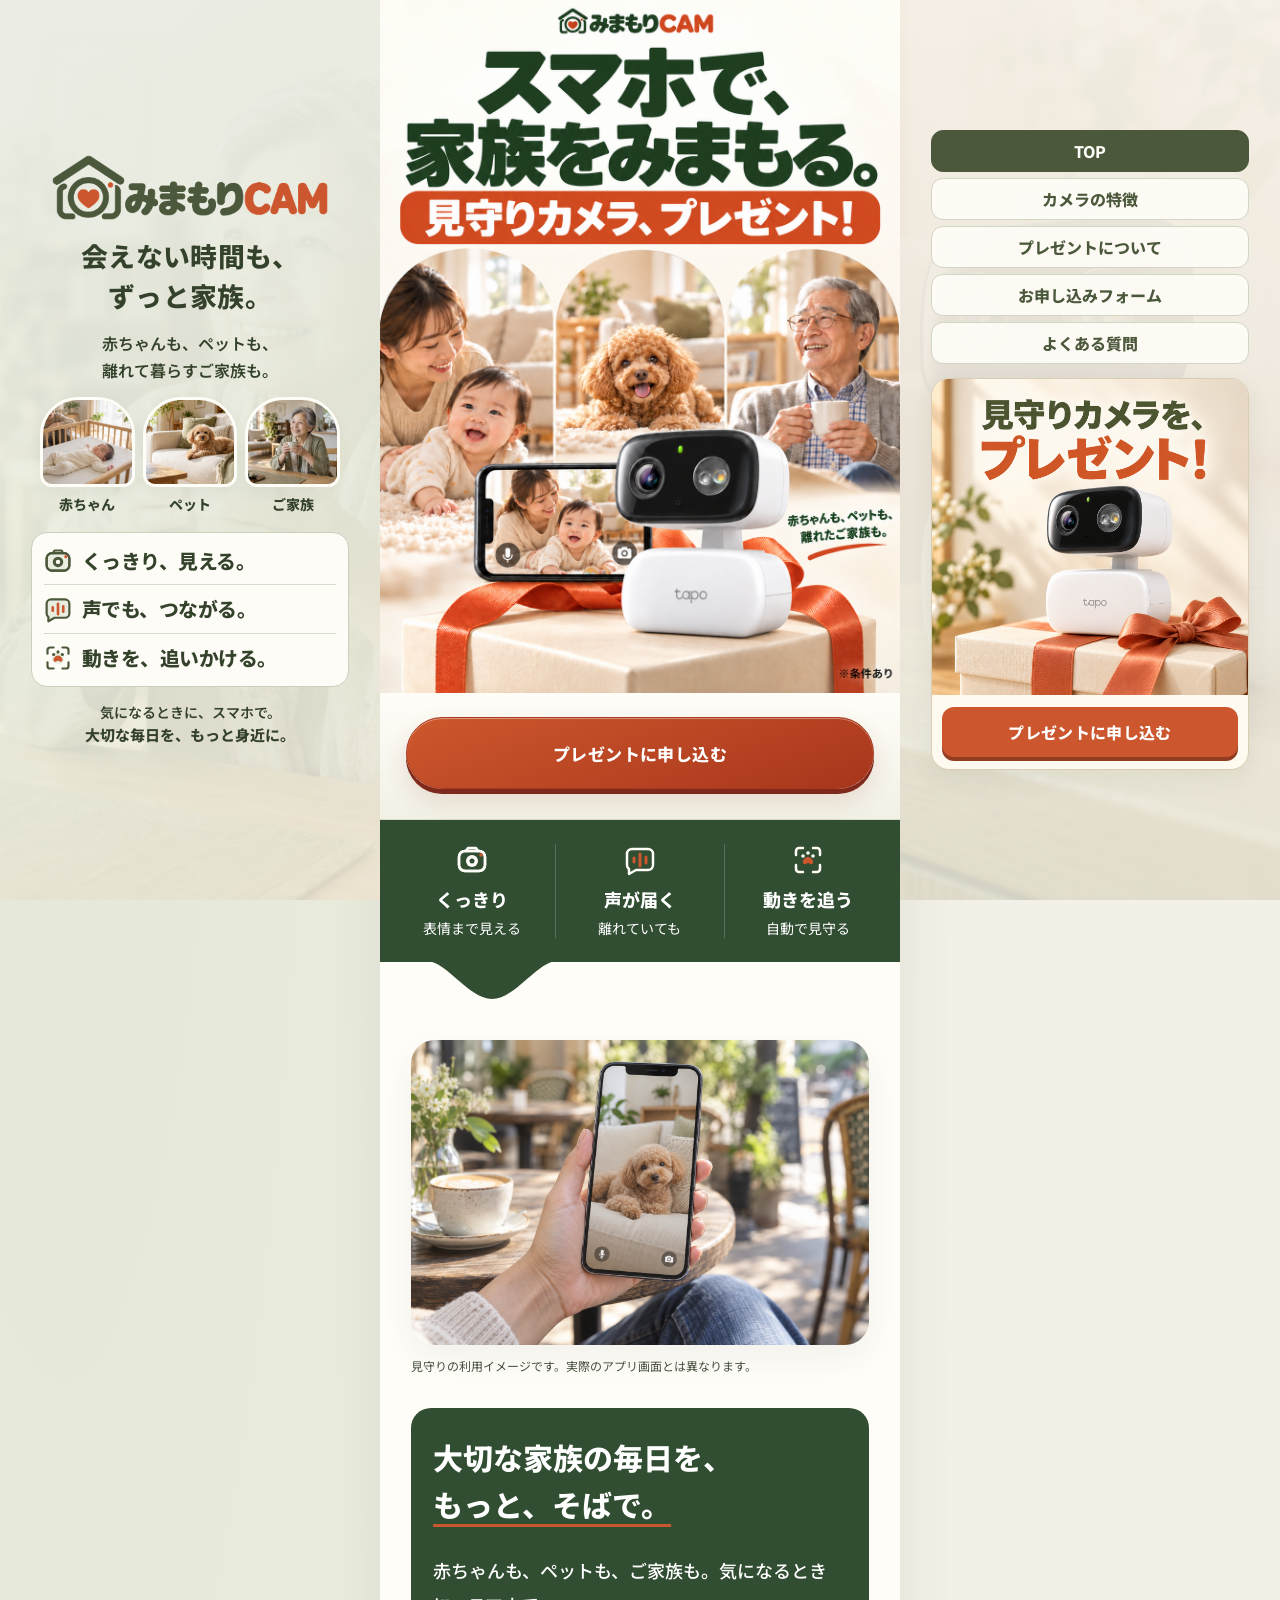
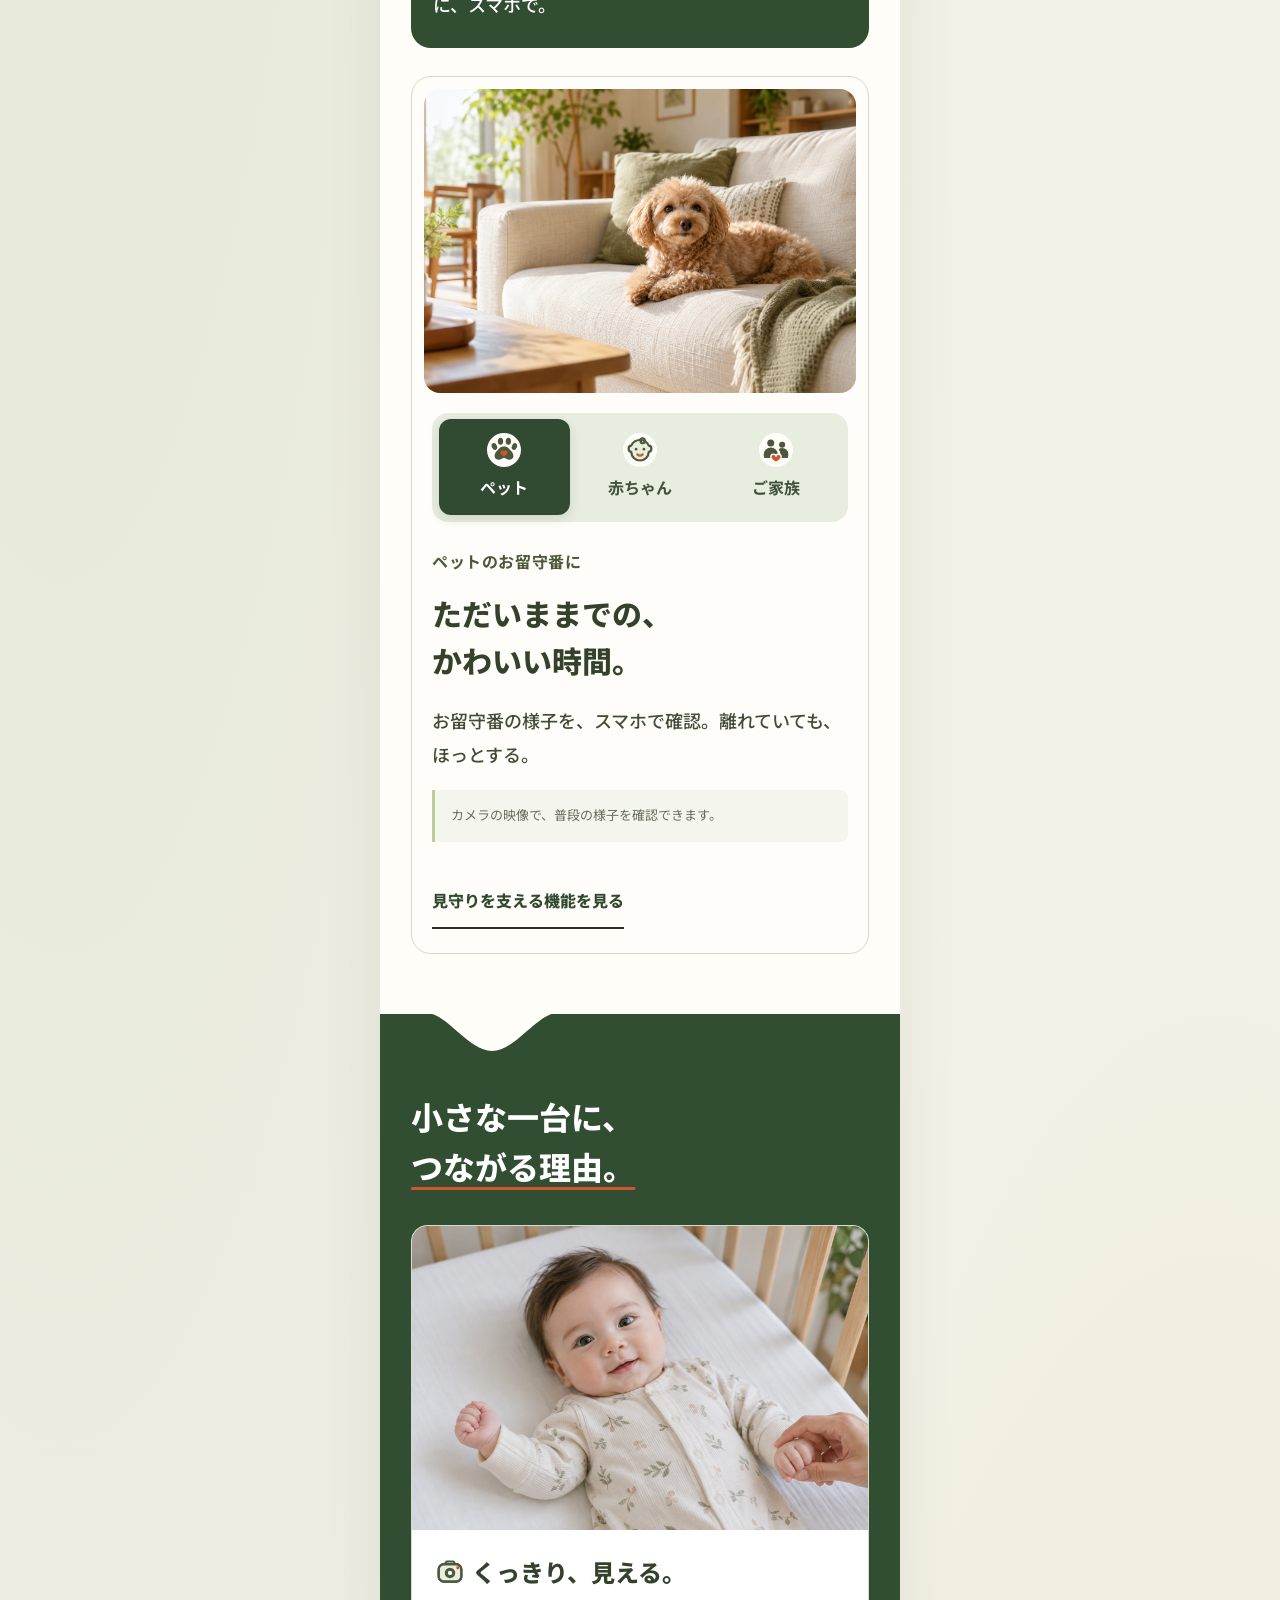
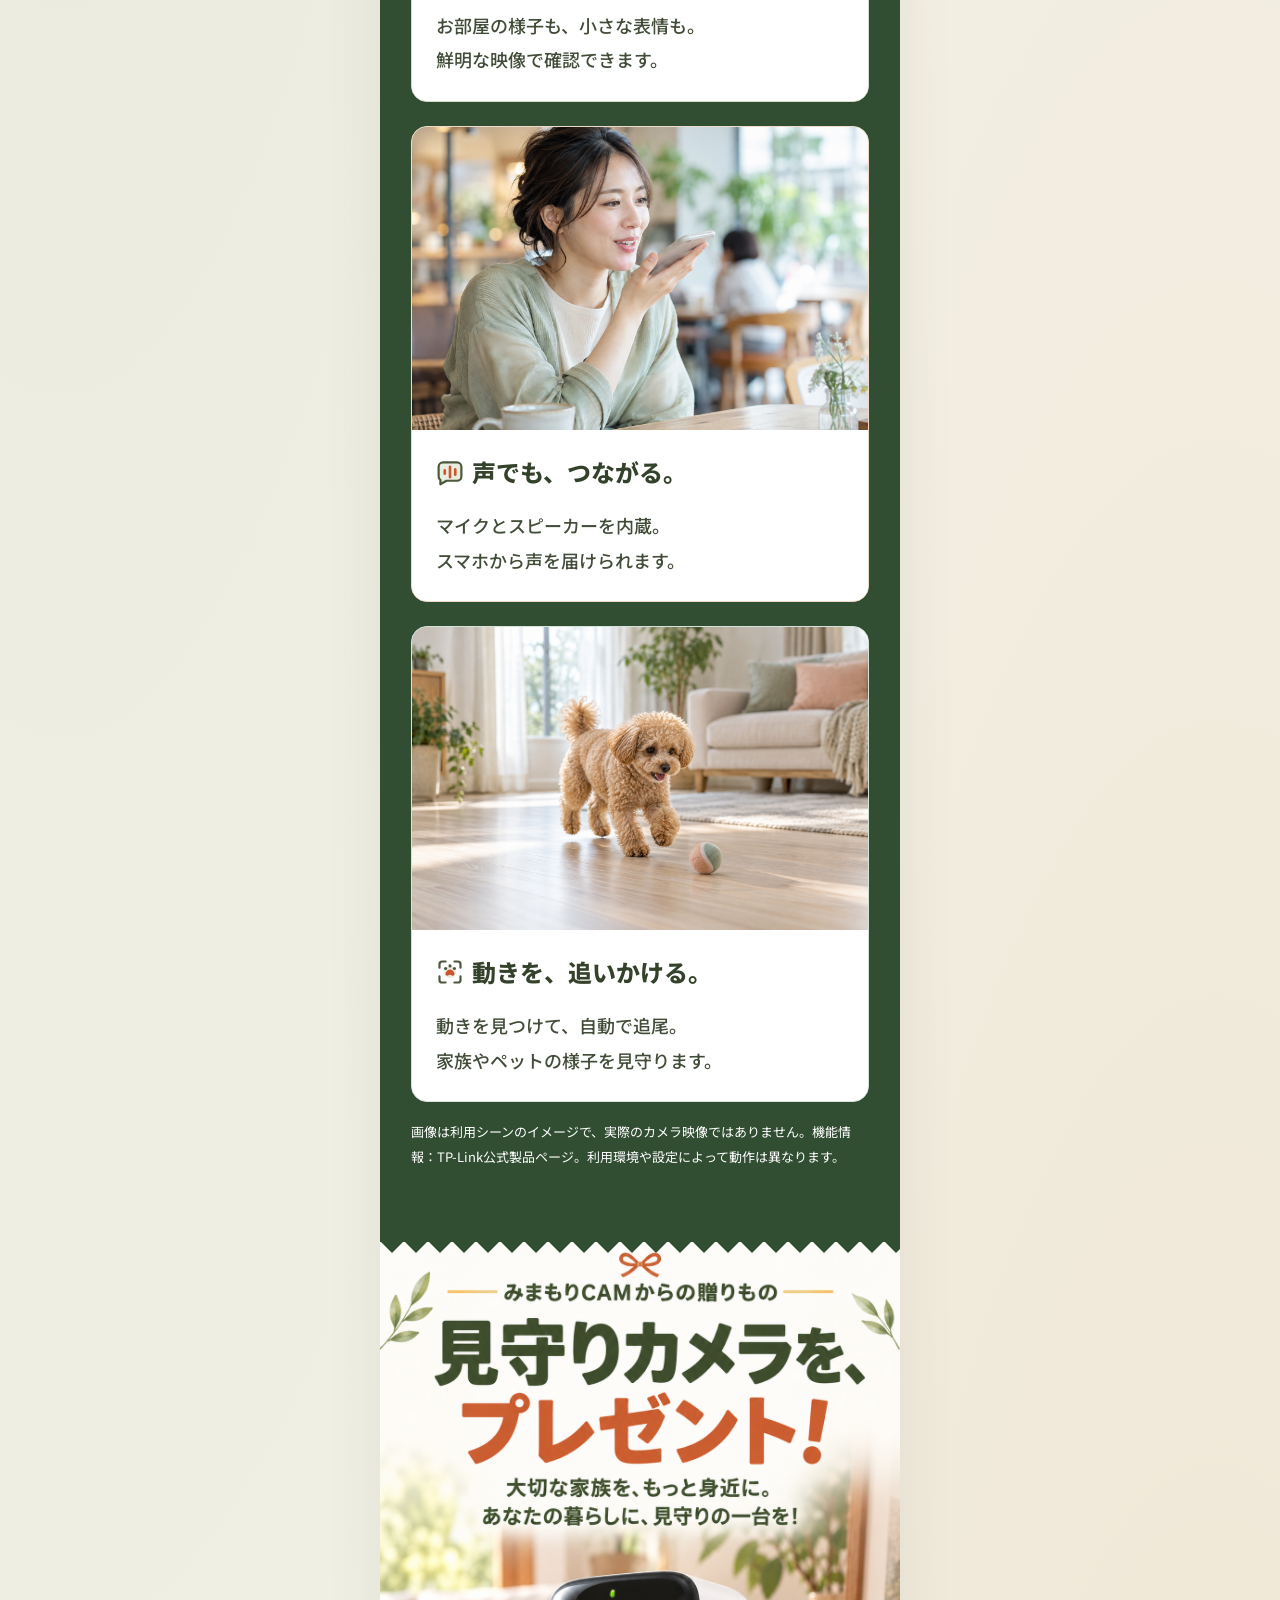
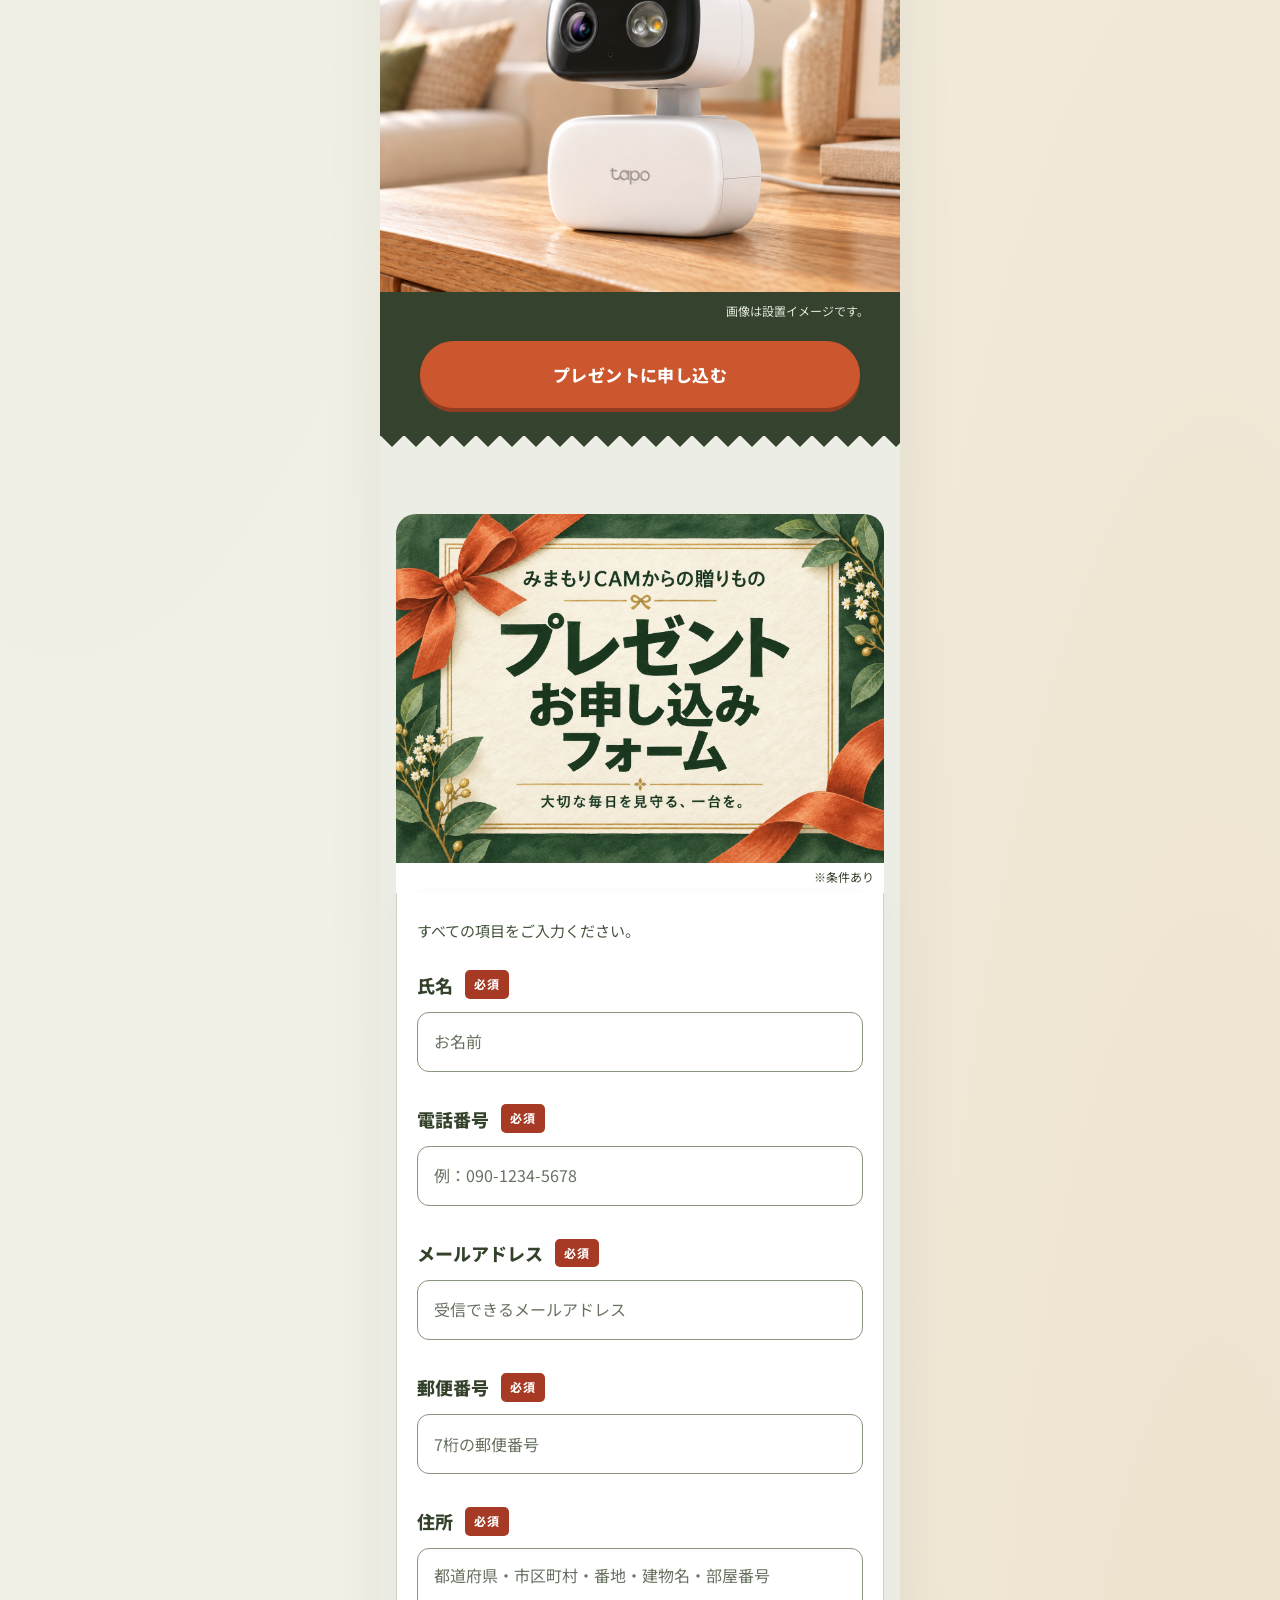
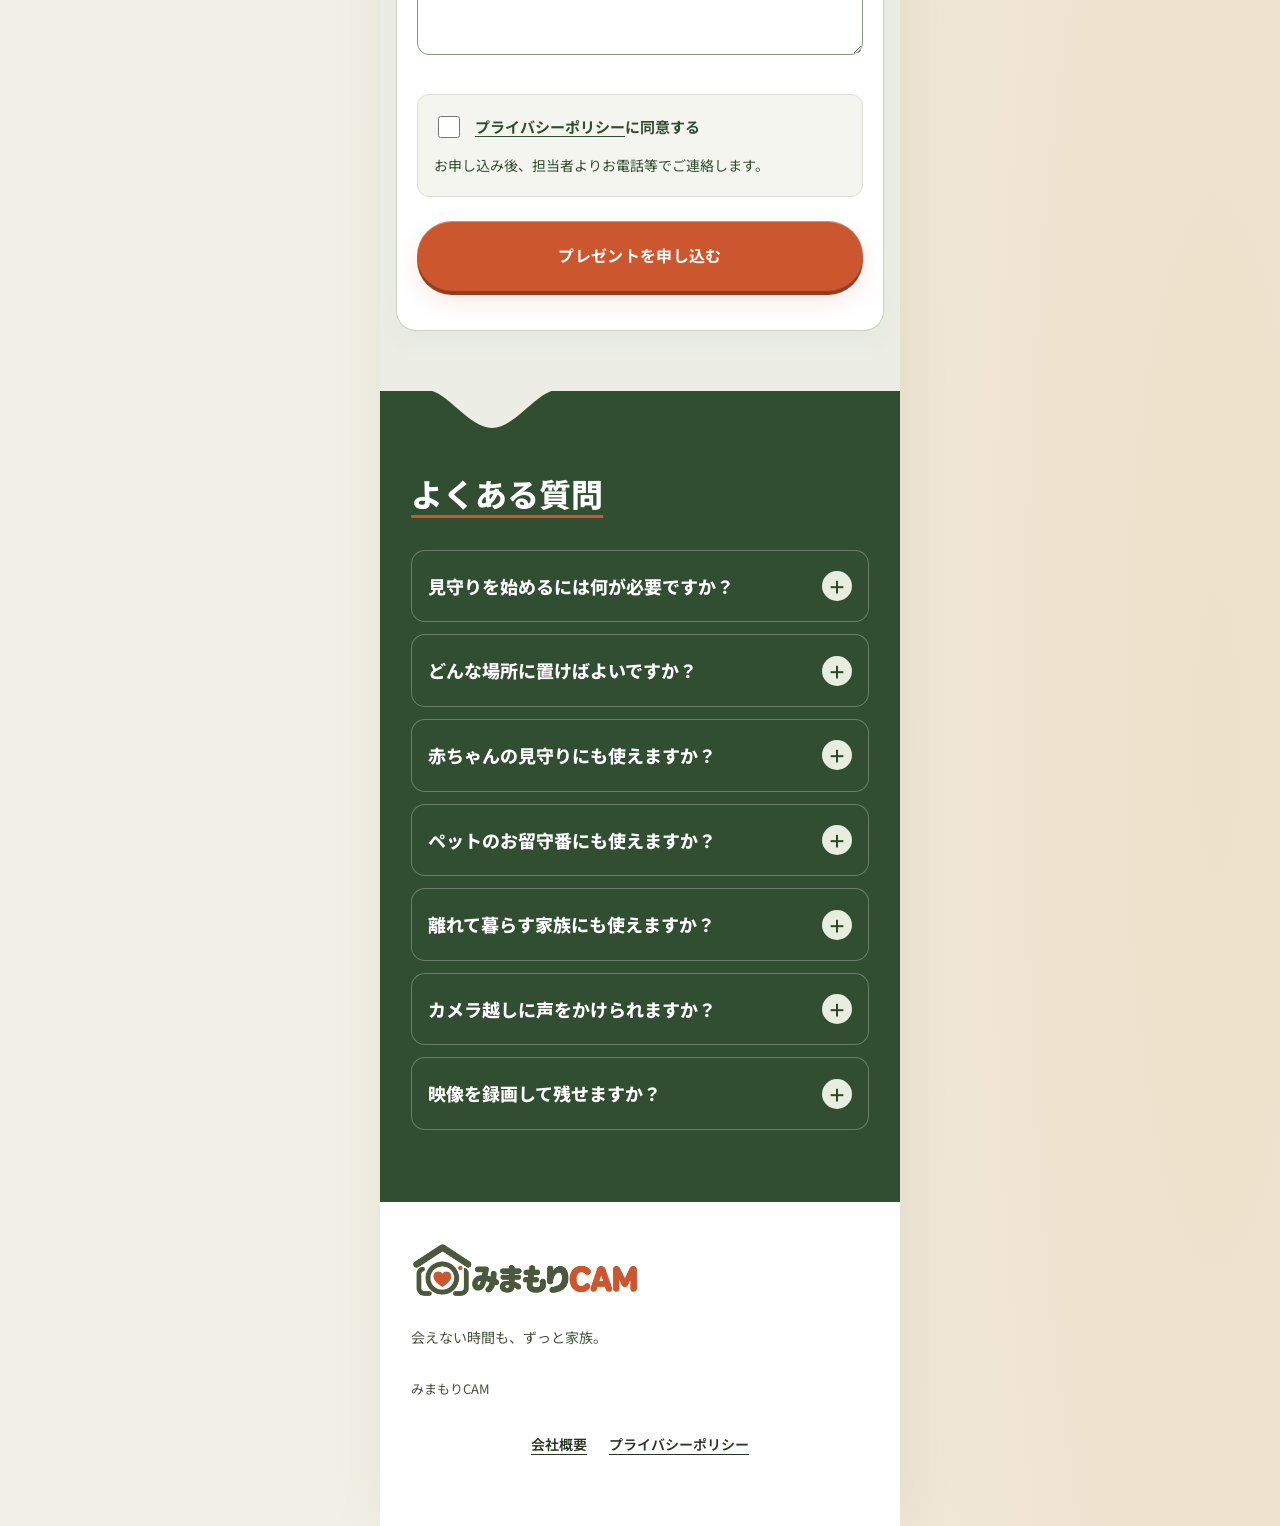
<file: index.html>
<!doctype html>
<html lang="ja"><head>
<!-- Google Tag Manager -->
<script>(function(w,d,s,l,i){w[l]=w[l]||[];w[l].push({'gtm.start':
new Date().getTime(),event:'gtm.js'});var f=d.getElementsByTagName(s)[0],
j=d.createElement(s),dl=l!='dataLayer'?'&l='+l:'';j.async=true;j.src=
'https://www.googletagmanager.com/gtm.js?id='+i+dl;f.parentNode.insertBefore(j,f);
})(window,document,'script','dataLayer','GTM-N3RCKG38');</script>
<!-- End Google Tag Manager -->
<meta charset="utf-8"><meta name="viewport" content="width=device-width,initial-scale=1"><title>みまもりCAM — 見守りカメラプレゼント企画</title><meta name="description" content="赤ちゃんも、ペットも、離れて暮らすご家族も。会えない時間も、ずっと家族。Tapo C206見守りカメラプレゼント企画。"><link rel="icon" href="data:image/svg+xml,%3Csvg xmlns='http://www.w3.org/2000/svg' viewBox='0 0 40 40'%3E%3Crect width='40' height='40' rx='12' fill='%2337402c'/%3E%3Ccircle cx='20' cy='20' r='11' fill='%23e4edbd'/%3E%3Ccircle cx='20' cy='20' r='5' fill='%2337402c'/%3E%3C/svg%3E"><link rel="stylesheet" href="assets/css/style.css"><link rel="stylesheet" href="assets/css/hero.css"><link rel="stylesheet" href="assets/css/readability.css"><link rel="stylesheet" href="assets/css/rich.css"><link rel="stylesheet" href="assets/css/application.css"><link rel="stylesheet" href="assets/css/polish.css"><link rel="stylesheet" href="assets/css/brand-logo.css"><link rel="stylesheet" href="assets/css/natural-type.css?v=20"><link rel="stylesheet" href="assets/css/content-contrast.css"><link rel="stylesheet" href="assets/css/gift-emphasis.css?v=23"><link rel="stylesheet" href="assets/css/gift-integrated.css"><link rel="stylesheet" href="assets/css/side-layout.css?v=39"><link rel="stylesheet" href="assets/css/central-type.css?v=29"><link rel="stylesheet" href="assets/css/mobile-menu.css"><link rel="stylesheet" href="assets/css/rounded-flow.css"><link rel="stylesheet" href="assets/css/ticket-green.css"><link rel="stylesheet" href="assets/css/heading-accents.css?v=38"><link rel="stylesheet" href="assets/css/gift-condition-note.css"><link rel="stylesheet" href="assets/css/faq-dark.css?v=41"><link rel="stylesheet" href="assets/css/form-live.css"></head>
<body>
<!-- Google Tag Manager (noscript) -->
<noscript><iframe src="https://www.googletagmanager.com/ns.html?id=GTM-N3RCKG38" height="0" width="0" style="display:none;visibility:hidden"></iframe></noscript>
<!-- End Google Tag Manager (noscript) -->
<a class="skip" href="#main">本文へ</a><aside class="desktop-rail rail-brand" aria-label="みまもりCAMのご案内">
<a class="rail-logo" href="#main"><img src="assets/mimamori-logo.png" alt="みまもりCAM" width="1679" height="414"></a>
<p class="rail-catch">会えない時間も、<br>ずっと家族。</p>
<p class="rail-intro">赤ちゃんも、ペットも、<br>離れて暮らすご家族も。</p>
<div class="rail-scenes" aria-label="見守りの利用シーン">
<figure><img src="assets/baby.png" alt="保護者のそばで眠る赤ちゃん" width="1536" height="1024" loading="lazy"><figcaption>赤ちゃん</figcaption></figure>
<figure><img src="assets/pet.png" alt="くつろぐペット" width="1536" height="1024" loading="lazy"><figcaption>ペット</figcaption></figure>
<figure><img src="assets/family.png" alt="自宅で過ごすご家族" width="1536" height="1024" loading="lazy"><figcaption>ご家族</figcaption></figure>
</div><div class="rail-benefits"><p><img src="assets/icons-refined/icon-video.svg" alt="" width="28" height="28"><span>くっきり、見える。</span></p><p><img src="assets/icons-refined/icon-audio-lines.svg" alt="" width="28" height="28"><span>声でも、つながる。</span></p><p><img src="assets/icons-refined/icon-scan-line.svg" alt="" width="28" height="28"><span>動きを、追いかける。</span></p></div>
<p class="rail-message">気になるときに、スマホで。<br><strong>大切な毎日を、もっと身近に。</strong></p>
</aside>
<aside class="desktop-rail rail-menu" aria-label="ページ内のご案内">
<nav class="rail-nav" aria-label="ページ内メニュー"><a href="#main">TOP</a><a href="#camera">カメラの特徴</a><a href="#gift">プレゼントについて</a><a href="#apply">お申し込みフォーム</a><a href="#faq">よくある質問</a></nav>
<div class="rail-gift"><img class="rail-gift-art" src="assets/rail-gift-integrated-v1.png" alt="見守りカメラを、プレゼント！ リボンを掛けたギフトボックスに置かれたカメラのイメージ。" width="1254" height="1254"><a class="button" href="#apply">プレゼントに申し込む</a></div>
</aside><div class="lp-column"><header><a class="brand brand-image" href="#" aria-label="みまもりCAM ホーム"><img src="assets/mimamori-logo.png" alt="みまもりCAM" width="1679" height="414"></a><nav aria-label="メインナビゲーション"><a href="#moments">見守る暮らし</a><a href="#camera">カメラについて</a><a class="small-cta" href="#apply">お申し込み</a></nav><details class="header-menu"><summary aria-label="メニューを開く"><i aria-hidden="true"></i><i aria-hidden="true"></i><i aria-hidden="true"></i></summary><nav aria-label="スマホ用ページ内メニュー"><a href="#main">TOP</a><a href="#moments">見守る暮らし</a><a href="#camera">カメラの特徴</a><a href="#gift">プレゼントについて</a><a href="#apply">お申し込みフォーム</a><a href="#faq">よくある質問</a></nav></details></header>
<main id="main"><section class="hero-image" aria-label="みまもりCAM プレゼント企画"><h1 class="sr-only">スマホで、家族をみまもる。見守りカメラ、プレゼント！</h1><picture><img src="assets/a-fv-arch-phone-v2.png" alt="みまもりCAM。スマホで、家族をみまもる。見守りカメラ、プレゼント！赤ちゃんも、ペットも、離れたご家族も。カメラと、その後ろに置かれたスマホのイメージ。※条件あり" width="1086" height="1448" fetchpriority="high"></picture></section><div class="hero-action"><a class="button" href="#apply">プレゼントに申し込む</a></div>
<div class="benefit-strip"><span><img class="ui-icon " src="assets/icons-refined/icon-video-on-dark.svg" alt="" width="24" height="24" aria-hidden="true"><strong>くっきり</strong><small>表情まで見える</small></span><span><img class="ui-icon " src="assets/icons-refined/icon-audio-lines-on-dark.svg" alt="" width="24" height="24" aria-hidden="true"><strong>声が届く</strong><small>離れていても</small></span><span><img class="ui-icon " src="assets/icons-refined/icon-scan-line-on-dark.svg" alt="" width="24" height="24" aria-hidden="true"><strong>動きを追う</strong><small>自動で見守る</small></span></div>
<section class="moments section" id="moments"><figure class="lifestyle-art"><img src="assets/phone-monitoring.png" alt="外出先でスマートフォンから自宅のペットの様子を確認するイメージ" width="1536" height="1024" loading="lazy"><figcaption>見守りの利用イメージです。実際のアプリ画面とは異なります。</figcaption></figure><div class="section-heading"><div><h2><span class="heading-line">大切な家族の毎日を、</span><span class="heading-line">もっと、そばで。</span></h2></div><p>赤ちゃんも、ペットも、ご家族も。<br>気になるときに、スマホで。</p></div><div class="scene-layout"><div class="scene-photo"><img id="scene-image" src="assets/pet.png" alt="ソファでくつろぐ犬" width="1536" height="1024" loading="lazy"></div><div class="scene-content"><div class="tabs" role="tablist" aria-label="見守りシーン"><button id="tab-pet" role="tab" aria-selected="true" aria-controls="scene-panel" data-scene="pet"><img class="ui-icon " src="assets/icons-refined/icon-paw-print.svg" alt="" width="24" height="24" aria-hidden="true">ペット</button><button id="tab-baby" role="tab" aria-selected="false" aria-controls="scene-panel" tabindex="-1" data-scene="baby"><img class="ui-icon " src="assets/icons-refined/icon-baby.svg" alt="" width="24" height="24" aria-hidden="true">赤ちゃん</button><button id="tab-family" role="tab" aria-selected="false" aria-controls="scene-panel" tabindex="-1" data-scene="family"><img class="ui-icon " src="assets/icons-refined/icon-heart.svg" alt="" width="24" height="24" aria-hidden="true">ご家族</button></div><div id="scene-panel" role="tabpanel" aria-labelledby="tab-pet" tabindex="0"><p class="eyebrow" id="scene-label">ペットのお留守番に</p><h3 id="scene-title"><span class="heading-line">ただいままでの、</span><span class="heading-line">かわいい時間。</span></h3><p id="scene-description">お留守番の様子を、スマホで確認。離れていても、ほっとする。</p><p class="fine" id="scene-note">カメラの映像で、普段の様子を確認できます。</p></div><a class="text-link" href="#camera">見守りを支える機能を見る</a></div></div></section>
<section class="features section" id="camera"><div class="section-heading"><div><h2><span class="heading-line">小さな一台に、</span><span class="heading-line">つながる理由。</span></h2></div></div><div class="feature-grid"><article><img class="feature-photo" src="assets/feature-see.png" alt="赤ちゃんの表情をくっきりと捉えた見守りのイメージ" width="1536" height="1024" loading="lazy"><div class="feature-body"><div class="feature-icon"><img class="ui-icon " src="assets/icons-refined/icon-video.svg" alt="" width="24" height="24" aria-hidden="true"></div><h3>くっきり、見える。</h3><p>お部屋の様子も、小さな表情も。<br>鮮明な映像で確認できます。</p></div></article><article><img class="feature-photo" src="assets/feature-talk.png" alt="外出先からスマートフォンで声を届けるイメージ" width="1536" height="1024" loading="lazy"><div class="feature-body"><div class="feature-icon"><img class="ui-icon " src="assets/icons-refined/icon-audio-lines.svg" alt="" width="24" height="24" aria-hidden="true"></div><h3>声でも、つながる。</h3><p>マイクとスピーカーを内蔵。<br>スマホから声を届けられます。</p></div></article><article><img class="feature-photo" src="assets/feature-follow.png" alt="部屋の中を歩くペットを見守るイメージ" width="1536" height="1024" loading="lazy"><div class="feature-body"><div class="feature-icon"><img class="ui-icon " src="assets/icons-refined/icon-scan-line.svg" alt="" width="24" height="24" aria-hidden="true"></div><h3>動きを、追いかける。</h3><p>動きを見つけて、自動で追尾。<br>家族やペットの様子を見守ります。</p></div></article></div><p class="source">画像は利用シーンのイメージで、実際のカメラ映像ではありません。機能情報：TP-Link公式製品ページ。利用環境や設定によって動作は異なります。</p></section>
<section class="gift section gift-integrated" id="gift" aria-labelledby="gift-title"><h2 id="gift-title" class="sr-only">見守りカメラを、プレゼント！</h2><figure class="gift-art"><picture><source srcset="assets/gift-integrated-mobile-v1.png" width="1122" height="1402"><img src="assets/gift-integrated-desktop-v1.png" alt="みまもりCAMからの贈りもの。見守りカメラを、プレゼント！ 大切な家族を、もっと身近に。あなたの暮らしに、見守りの一台を！ 木製の棚に置かれたカメラの設置イメージ。" width="1774" height="887" loading="lazy"></picture><figcaption>画像は設置イメージです。</figcaption></figure><div class="gift-apply"><a class="button light" href="#apply">プレゼントに申し込む</a></div></section>
<section class="application section" id="apply" aria-labelledby="apply-title">
<div class="application-invitation"><h2 id="apply-title" class="sr-only">プレゼント お申し込みフォーム</h2><img src="assets/form-invitation-illustrated-v3.png" alt="みまもりCAMからの贈りもの。プレゼント お申し込みフォーム。大切な毎日を見守る、一台を。" width="1484" height="1060" loading="lazy"><small class="gift-condition-note form-condition-note">※条件あり</small></div>
<div class="application-card">

<form id="gift-form" method="post" novalidate onsubmit="return false">
<input type="hidden" id="trk-utm_source" name="utm_source" value="">
<input type="hidden" id="trk-utm_medium" name="utm_medium" value="">
<input type="hidden" id="trk-utm_campaign" name="utm_campaign" value="">
<input type="hidden" id="trk-utm_term" name="utm_term" value="">
<input type="hidden" id="trk-utm_content" name="utm_content" value="">
<input type="hidden" id="trk-placement" name="placement" value="">
<input type="hidden" id="trk-keyword" name="keyword" value="">
<input type="hidden" id="trk-matchtype" name="matchtype" value="">
<input type="hidden" id="trk-gclid" name="gclid" value="">
<input type="hidden" id="trk-fbclid" name="fbclid" value="">
<input type="hidden" id="trk-lpv" name="lpv" value="">
<input type="hidden" id="trk-lp_path" name="lp_path" value="">
<input type="hidden" id="trk-referrer" name="referrer" value="">
<p class="form-guide">すべての項目をご入力ください。</p>
<div class="form-field"><label for="apply-name">氏名<span class="required">必須</span></label><input id="apply-name" name="name" type="text" autocomplete="off"  placeholder="お名前" maxlength="80" required aria-describedby="name-error"><p class="field-error" id="name-error"></p></div>
<div class="form-field"><label for="apply-phone">電話番号<span class="required">必須</span></label><input id="apply-phone" name="tel" type="tel" autocomplete="off" placeholder="例：090-1234-5678" maxlength="24" required aria-describedby="phone-error"><p class="field-error" id="phone-error"></p></div>
<div class="form-field"><label for="apply-email">メールアドレス<span class="required">必須</span></label><input id="apply-email" name="email" type="email" autocomplete="off"  placeholder="受信できるメールアドレス" maxlength="254" required aria-describedby="email-error"><p class="field-error" id="email-error"></p></div>
<div class="form-field"><label for="apply-postal">郵便番号<span class="required">必須</span></label><input id="apply-postal" name="postal" type="text" autocomplete="off" inputmode="numeric" placeholder="7桁の郵便番号" maxlength="8" required aria-describedby="postal-error postal-status"><p class="field-error" id="postal-error"></p><p id="postal-status" role="status" class="field-help"></p><div id="postal-choices" hidden><label for="address-choice">該当する町域を選択</label><select id="address-choice"></select></div></div>
<div class="form-field"><label for="apply-address">住所<span class="required">必須</span></label><textarea id="apply-address" name="address" rows="3" maxlength="240" required autocomplete="off" placeholder="都道府県・市区町村・番地・建物名・部屋番号" aria-describedby="address-error"></textarea><p class="field-error" id="address-error"></p></div>
<div class="form-consent"><label for="apply-consent"><input type="checkbox" id="apply-consent" name="privacy_consent" value="accepted" required aria-describedby="consent-error"><span><a href="privacy.html" target="_blank" rel="noopener">プライバシーポリシー</a>に同意する</span></label><p>お申し込み後、担当者よりお電話等でご連絡します。</p><p class="field-error" id="consent-error"></p></div>
<button class="button form-submit" type="submit">プレゼントを申し込む</button>
<p id="form-status" role="status" tabindex="-1"></p>
<noscript><p>お申し込み・入力チェック・住所補完にはJavaScriptを有効にしてください。</p></noscript>
</form></div></section>
<section class="conditions section faq-section" id="faq" aria-labelledby="faq-title"><div><h2 id="faq-title">よくある質問</h2></div><div class="condition-list"><details><summary>見守りを始めるには何が必要ですか？ <span aria-hidden="true">＋</span></summary><p>電源・対応するネットワーク環境・スマホアプリの設定が必要です。設置場所で接続できるかご確認ください。</p></details><details><summary>どんな場所に置けばよいですか？ <span aria-hidden="true">＋</span></summary><p>安定した棚や台に置いてください。本体やコードは赤ちゃん・ペットの手が届かない位置にし、転倒や引っ掛かりにもご注意ください。</p></details><details><summary>赤ちゃんの見守りにも使えますか？ <span aria-hidden="true">＋</span></summary><p>保護者が近くにいる環境で、お昼寝の様子を確認する補助に使えます。直接の見守りや安全確認に代わるものではありません。</p></details><details><summary>ペットのお留守番にも使えますか？ <span aria-hidden="true">＋</span></summary><p>お留守番の様子を確認できます。いつもの居場所が映る位置に設置し、死角や接続状況にもご注意ください。</p></details><details><summary>離れて暮らす家族にも使えますか？ <span aria-hidden="true">＋</span></summary><p>ご本人の同意を得てご利用ください。設置場所や見守る時間を話し合い、プライバシーに配慮しましょう。</p></details><details><summary>カメラ越しに声をかけられますか？ <span aria-hidden="true">＋</span></summary><p>スマホアプリから声を届けられます。接続・設定が必要で、聞こえ方は周囲の音や通信環境によって異なります。</p></details><details><summary>映像を録画して残せますか？ <span aria-hidden="true">＋</span></summary><p>対応するmicroSDカードやクラウドサービスに保存できます。カードの別途購入や、サービスの利用料金が必要になる場合があります。</p></details></div></section>
</main><footer><a class="brand brand-image" href="#" aria-label="みまもりCAM ホーム"><img src="assets/mimamori-logo.png" alt="みまもりCAM" width="1679" height="414"></a><p>会えない時間も、ずっと家族。</p><small>みまもりCAM</small><nav class="footer-links" aria-label="サイト情報"><a href="company.html">会社概要</a><a href="privacy.html">プライバシーポリシー</a></nav></footer><div class="mobile-cta"><span>Tapo C206<br><strong>プレゼント企画</strong></span><a href="#apply">申し込む</a></div></div><script src="assets/js/side-layout.js"></script><script src="assets/js/app-a-compact.js"></script><script src="assets/js/vendor-libphonenumber-max.js"></script><script src="assets/js/cv-config.js"></script><script src="assets/js/tracking.js"></script><script src="assets/js/application.js?v=43"></script><script src="assets/js/mobile-menu.js"></script></body></html>
</file>
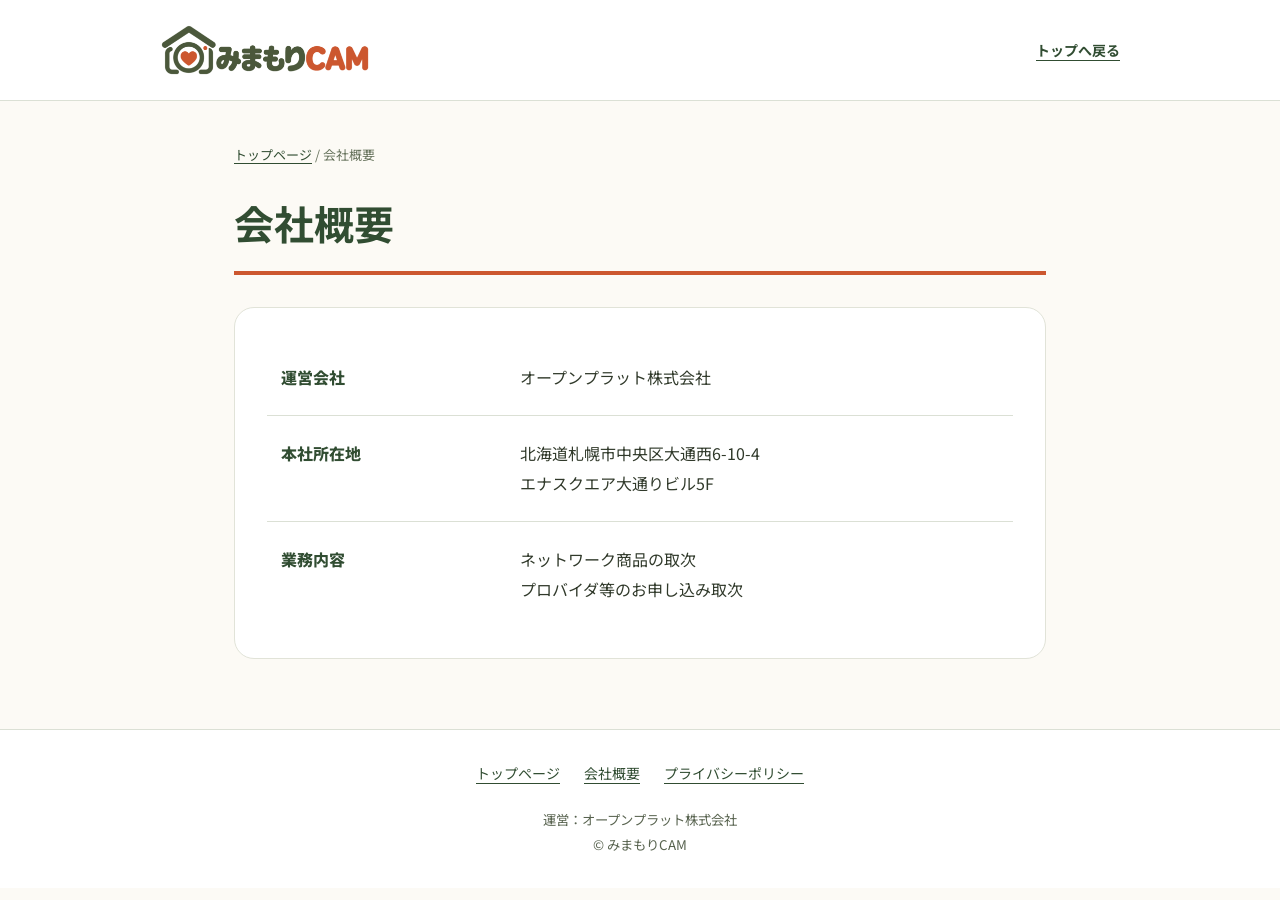
<file: company.html>
<!doctype html>
<html lang="ja"><head><meta charset="utf-8">
<!-- Google Tag Manager -->
<script>(function(w,d,s,l,i){w[l]=w[l]||[];w[l].push({'gtm.start':
new Date().getTime(),event:'gtm.js'});var f=d.getElementsByTagName(s)[0],
j=d.createElement(s),dl=l!='dataLayer'?'&l='+l:'';j.async=true;j.src=
'https://www.googletagmanager.com/gtm.js?id='+i+dl;f.parentNode.insertBefore(j,f);
})(window,document,'script','dataLayer','GTM-N3RCKG38');</script>
<!-- End Google Tag Manager -->
<meta name="viewport" content="width=device-width,initial-scale=1">

<meta name="referrer" content="strict-origin-when-cross-origin">
<title>会社概要｜みまもりCAM</title>
<link rel="icon" href="assets/icons-refined/icon-video.svg" type="image/svg+xml">
<link rel="stylesheet" href="assets/css/legal.css"></head>
<body><!-- Google Tag Manager (noscript) -->
<noscript><iframe src="https://www.googletagmanager.com/ns.html?id=GTM-N3RCKG38" height="0" width="0" style="display:none;visibility:hidden"></iframe></noscript>
<!-- End Google Tag Manager (noscript) -->
<header class="legal-header"><a href="index.html" aria-label="みまもりCAM ホーム"><img src="assets/mimamori-logo.png" width="1679" height="414" alt="みまもりCAM"></a><a href="index.html">トップへ戻る</a></header>
<main class="legal-main"><p class="breadcrumb"><a href="index.html">トップページ</a> / 会社概要</p><h1>会社概要</h1>
<div class="legal-content"><table><tbody>
<tr><th scope="row">運営会社</th><td>オープンプラット株式会社</td></tr>
<tr><th scope="row">本社所在地</th><td>北海道札幌市中央区大通西6-10-4<br>エナスクエア大通りビル5F</td></tr>
<tr><th scope="row">業務内容</th><td>ネットワーク商品の取次<br>プロバイダ等のお申し込み取次</td></tr>
</tbody></table></div></main>
<footer class="legal-footer"><nav class="legal-nav" aria-label="サイト情報"><a href="index.html">トップページ</a><a href="company.html">会社概要</a><a href="privacy.html">プライバシーポリシー</a></nav><small>運営：オープンプラット株式会社<br>© みまもりCAM</small></footer>
</body></html>
</file>
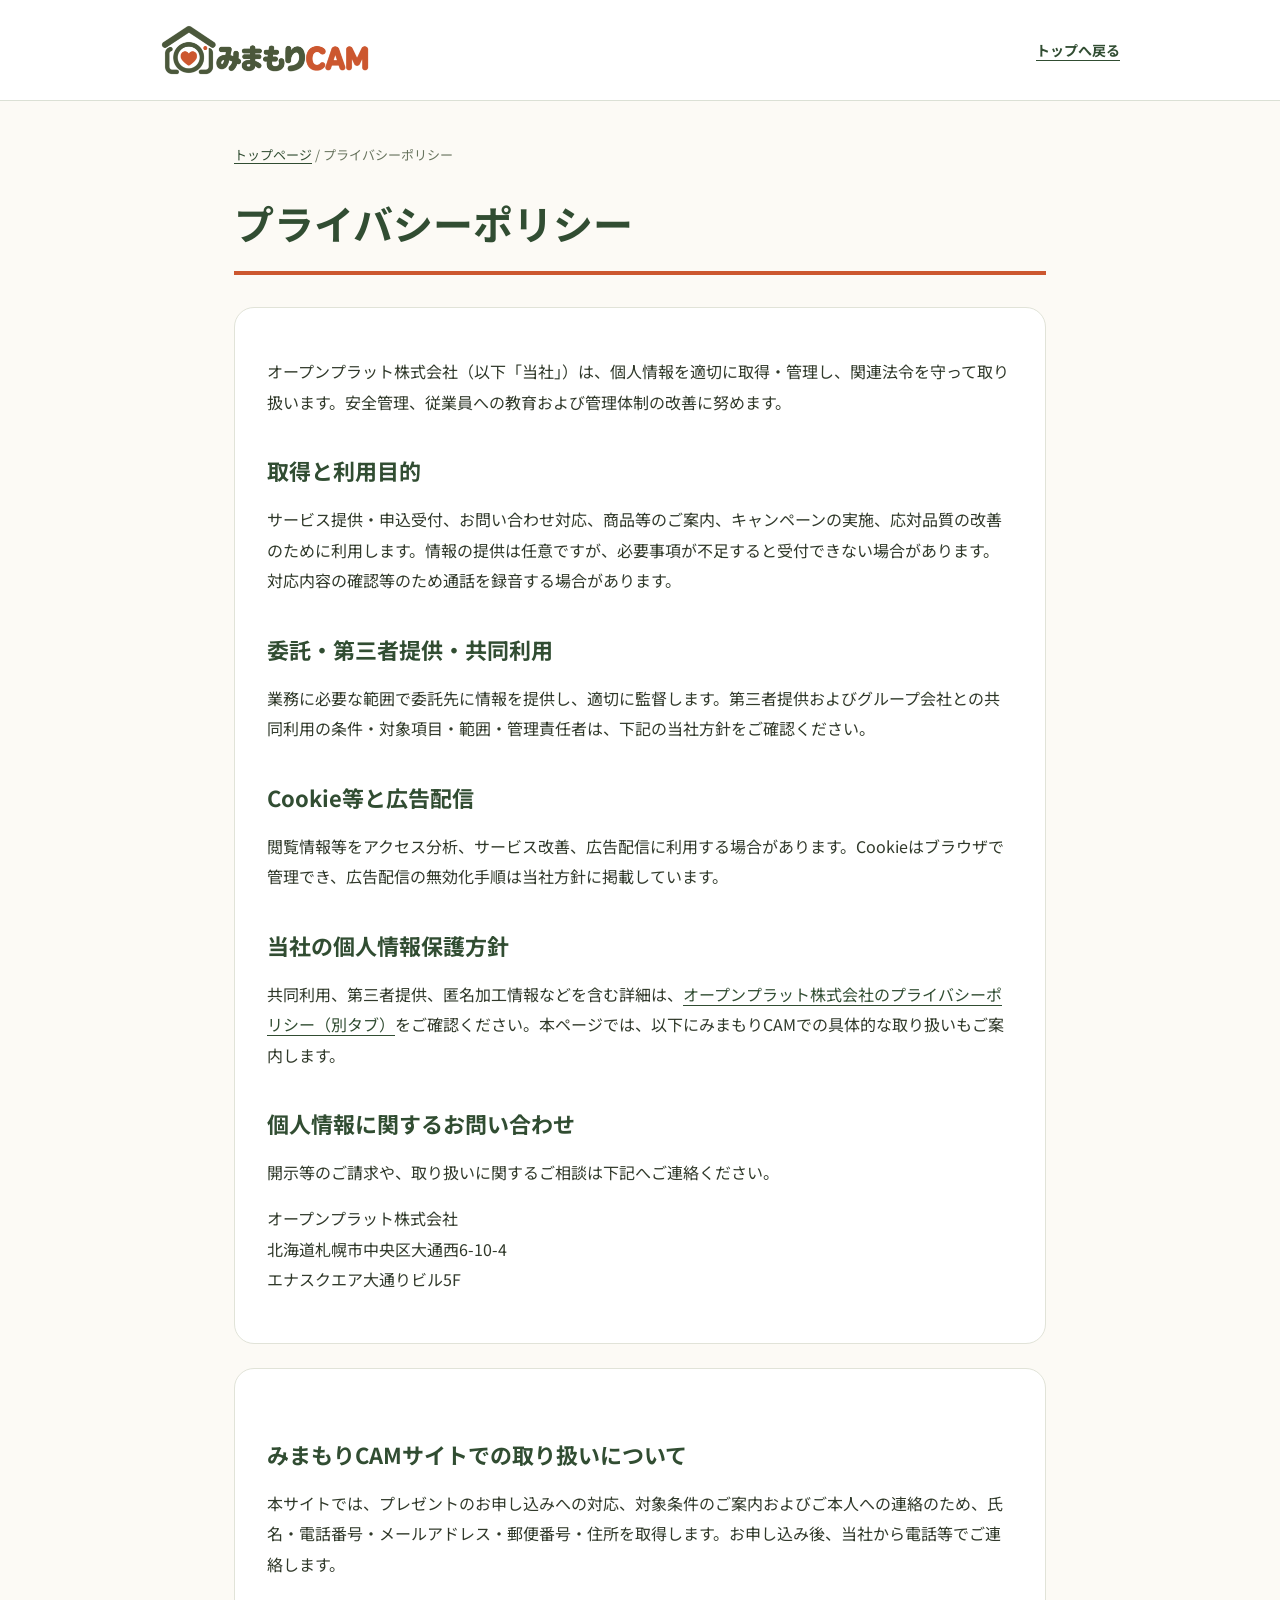
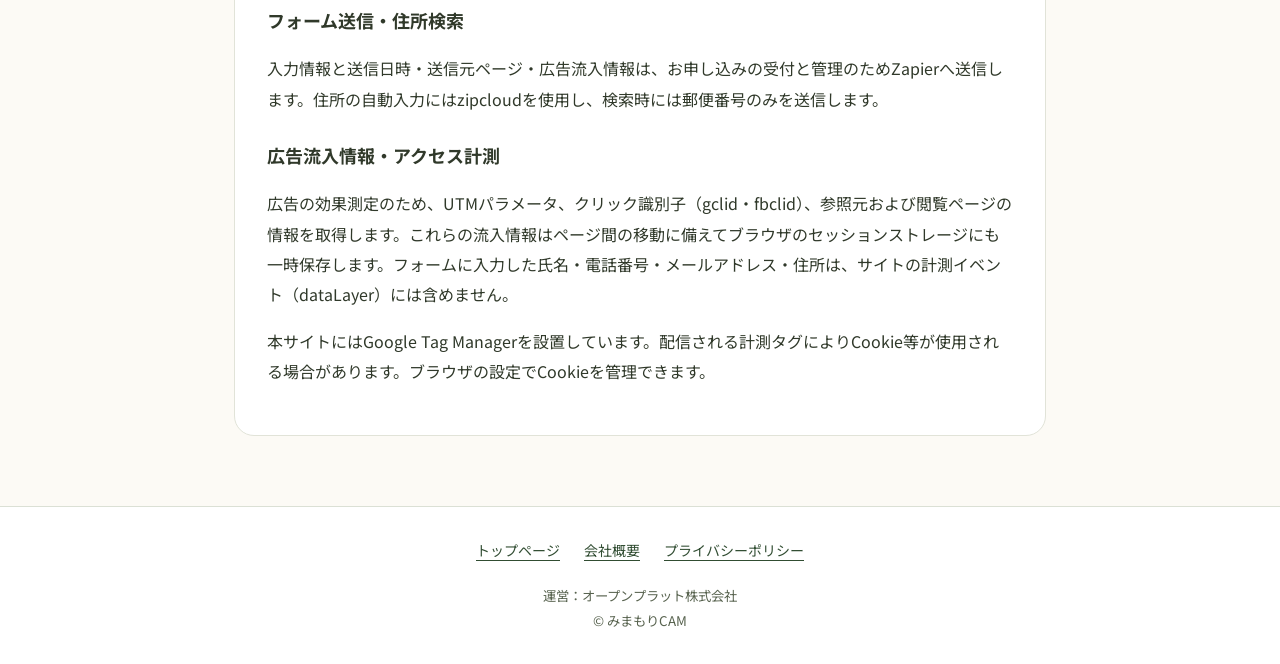
<file: privacy.html>
<!doctype html>
<html lang="ja"><head><meta charset="utf-8">
<!-- Google Tag Manager -->
<script>(function(w,d,s,l,i){w[l]=w[l]||[];w[l].push({'gtm.start':
new Date().getTime(),event:'gtm.js'});var f=d.getElementsByTagName(s)[0],
j=d.createElement(s),dl=l!='dataLayer'?'&l='+l:'';j.async=true;j.src=
'https://www.googletagmanager.com/gtm.js?id='+i+dl;f.parentNode.insertBefore(j,f);
})(window,document,'script','dataLayer','GTM-N3RCKG38');</script>
<!-- End Google Tag Manager -->
<meta name="viewport" content="width=device-width,initial-scale=1">

<meta name="referrer" content="strict-origin-when-cross-origin">
<title>プライバシーポリシー｜みまもりCAM</title>
<link rel="icon" href="assets/icons-refined/icon-video.svg" type="image/svg+xml">
<link rel="stylesheet" href="assets/css/legal.css"></head>
<body><!-- Google Tag Manager (noscript) -->
<noscript><iframe src="https://www.googletagmanager.com/ns.html?id=GTM-N3RCKG38" height="0" width="0" style="display:none;visibility:hidden"></iframe></noscript>
<!-- End Google Tag Manager (noscript) -->
<header class="legal-header"><a href="index.html" aria-label="みまもりCAM ホーム"><img src="assets/mimamori-logo.png" width="1679" height="414" alt="みまもりCAM"></a><a href="index.html">トップへ戻る</a></header>
<main class="legal-main"><p class="breadcrumb"><a href="index.html">トップページ</a> / プライバシーポリシー</p><h1>プライバシーポリシー</h1>
<div class="legal-content">
<p>オープンプラット株式会社（以下「当社」）は、個人情報を適切に取得・管理し、関連法令を守って取り扱います。安全管理、従業員への教育および管理体制の改善に努めます。</p>
<h2>取得と利用目的</h2>
<p>サービス提供・申込受付、お問い合わせ対応、商品等のご案内、キャンペーンの実施、応対品質の改善のために利用します。情報の提供は任意ですが、必要事項が不足すると受付できない場合があります。対応内容の確認等のため通話を録音する場合があります。</p>
<h2>委託・第三者提供・共同利用</h2>
<p>業務に必要な範囲で委託先に情報を提供し、適切に監督します。第三者提供およびグループ会社との共同利用の条件・対象項目・範囲・管理責任者は、下記の当社方針をご確認ください。</p>
<h2>Cookie等と広告配信</h2>
<p>閲覧情報等をアクセス分析、サービス改善、広告配信に利用する場合があります。Cookieはブラウザで管理でき、広告配信の無効化手順は当社方針に掲載しています。</p>
<h2>当社の個人情報保護方針</h2>
<p>共同利用、第三者提供、匿名加工情報などを含む詳細は、<a href="https://cm-net.jp/company/privacy.php" target="_blank" rel="noopener noreferrer">オープンプラット株式会社のプライバシーポリシー（別タブ）</a>をご確認ください。本ページでは、以下にみまもりCAMでの具体的な取り扱いもご案内します。</p>
<h2>個人情報に関するお問い合わせ</h2>
<p>開示等のご請求や、取り扱いに関するご相談は下記へご連絡ください。</p>
<p>オープンプラット株式会社<br>北海道札幌市中央区大通西6-10-4<br>エナスクエア大通りビル5F</p>
</div><section class="legal-content" style="margin-top:24px"><h2>みまもりCAMサイトでの取り扱いについて</h2>
<p>本サイトでは、プレゼントのお申し込みへの対応、対象条件のご案内およびご本人への連絡のため、氏名・電話番号・メールアドレス・郵便番号・住所を取得します。お申し込み後、当社から電話等でご連絡します。</p>
<h3>フォーム送信・住所検索</h3><p>入力情報と送信日時・送信元ページ・広告流入情報は、お申し込みの受付と管理のためZapierへ送信します。住所の自動入力にはzipcloudを使用し、検索時には郵便番号のみを送信します。</p>
<h3>広告流入情報・アクセス計測</h3><p>広告の効果測定のため、UTMパラメータ、クリック識別子（gclid・fbclid）、参照元および閲覧ページの情報を取得します。これらの流入情報はページ間の移動に備えてブラウザのセッションストレージにも一時保存します。フォームに入力した氏名・電話番号・メールアドレス・住所は、サイトの計測イベント（dataLayer）には含めません。</p><p>本サイトにはGoogle Tag Managerを設置しています。配信される計測タグによりCookie等が使用される場合があります。ブラウザの設定でCookieを管理できます。</p>
</section></main>
<footer class="legal-footer"><nav class="legal-nav" aria-label="サイト情報"><a href="index.html">トップページ</a><a href="company.html">会社概要</a><a href="privacy.html">プライバシーポリシー</a></nav><small>運営：オープンプラット株式会社<br>© みまもりCAM</small></footer>
</body></html>
</file>
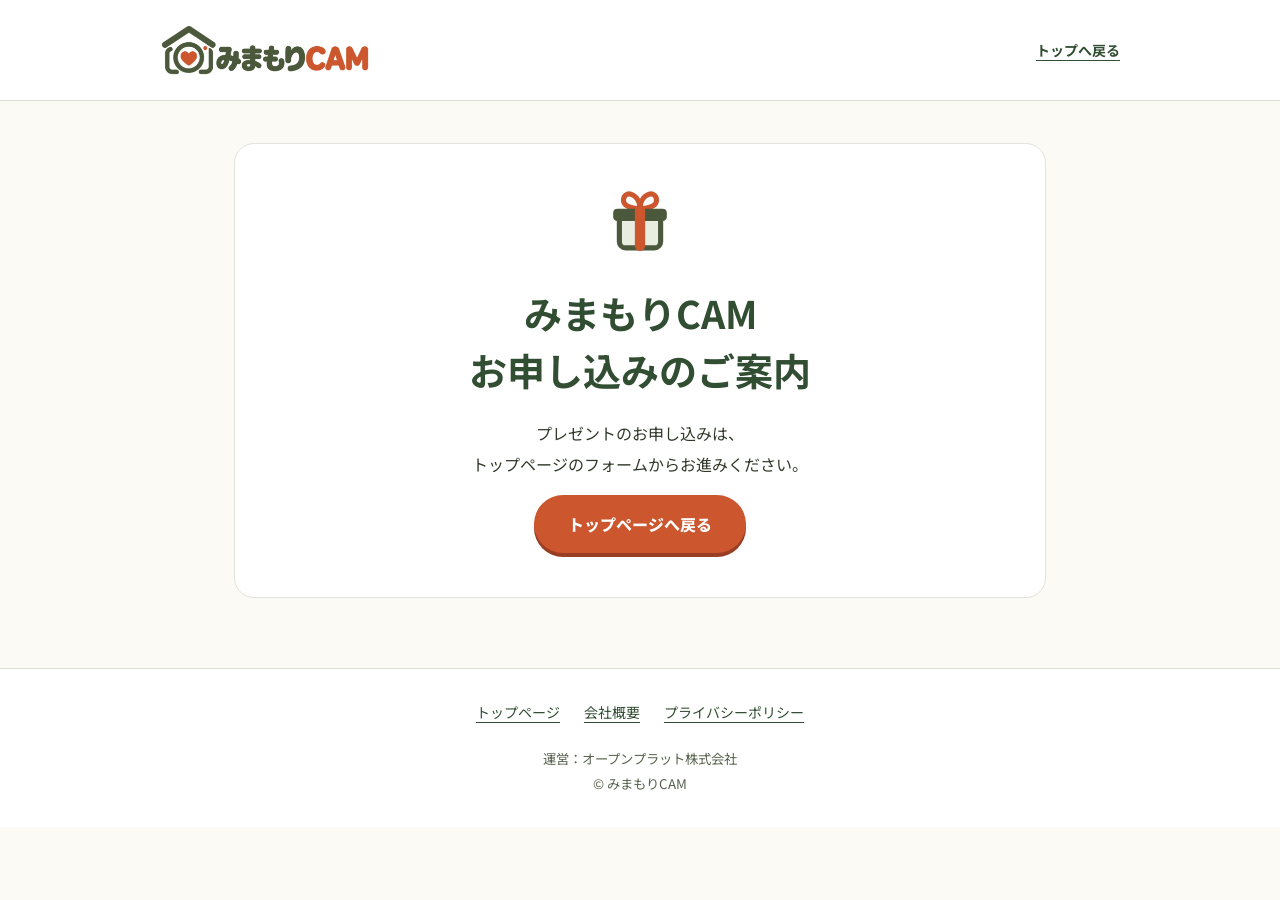
<file: thanks.html>
<!doctype html>
<html lang="ja"><head><meta charset="utf-8">
<!-- Google Tag Manager -->
<script>(function(w,d,s,l,i){w[l]=w[l]||[];w[l].push({'gtm.start':
new Date().getTime(),event:'gtm.js'});var f=d.getElementsByTagName(s)[0],
j=d.createElement(s),dl=l!='dataLayer'?'&l='+l:'';j.async=true;j.src=
'https://www.googletagmanager.com/gtm.js?id='+i+dl;f.parentNode.insertBefore(j,f);
})(window,document,'script','dataLayer','GTM-N3RCKG38');</script>
<!-- End Google Tag Manager -->
<meta name="viewport" content="width=device-width,initial-scale=1">
<meta name="robots" content="noindex,nofollow">
<meta name="referrer" content="strict-origin-when-cross-origin">
<title>お申し込みの送信｜みまもりCAM</title>
<link rel="icon" href="assets/icons-refined/icon-video.svg" type="image/svg+xml">
<link rel="stylesheet" href="assets/css/legal.css"></head>
<body><!-- Google Tag Manager (noscript) -->
<noscript><iframe src="https://www.googletagmanager.com/ns.html?id=GTM-N3RCKG38" height="0" width="0" style="display:none;visibility:hidden"></iframe></noscript>
<!-- End Google Tag Manager (noscript) -->
<header class="legal-header"><a href="index.html" aria-label="みまもりCAM ホーム"><img src="assets/mimamori-logo.png" width="1679" height="414" alt="みまもりCAM"></a><a href="index.html">トップへ戻る</a></header>
<main class="legal-main">
<div class="legal-content thanks-card"><img class="gift-mark" src="assets/icons-refined/icon-gift.svg" alt="" width="66" height="66">
<div id="thanks-sent" hidden><h1>お申し込み、<br>ありがとうございます。</h1><p>送信手続きが完了しました。</p><div class="thanks-next"><h2>このあとのご案内</h2><p>担当者より、お電話等でご連絡します。プレゼントの対象条件や、今後のお手続きについてご案内します。</p></div><p class="note">この時点では、プレゼントのお受け取りは確定していません。</p></div>
<div id="thanks-direct"><h1>みまもりCAM<br>お申し込みのご案内</h1><p>プレゼントのお申し込みは、<br>トップページのフォームからお進みください。</p></div>
<a class="legal-button" href="index.html">トップページへ戻る</a></div></main>
<footer class="legal-footer"><nav class="legal-nav" aria-label="サイト情報"><a href="index.html">トップページ</a><a href="company.html">会社概要</a><a href="privacy.html">プライバシーポリシー</a></nav><small>運営：オープンプラット株式会社<br>© みまもりCAM</small></footer>
<script src="assets/js/thanks.js"></script></body></html>
</file>
<file: assets/css/style.css>
@import url('https://fonts.googleapis.com/css2?family=Noto+Sans+JP:wght@400;500;600;700;800&display=swap');
@import url('hero.css');
:root{--ink:#30392a;--muted:#6c7264;--paper:#f8f9f3;--green:#dfeaaf;--line:#dce0d3}*{box-sizing:border-box}html{scroll-behavior:smooth;scroll-padding-top:100px}body{margin:0;color:var(--ink);background:var(--paper);font-family:'Noto Sans JP',sans-serif;-webkit-font-smoothing:antialiased}a{color:inherit;text-decoration:none}button{font:inherit}img{display:block;max-width:100%}a,button,summary{-webkit-tap-highlight-color:transparent}a:focus-visible,button:focus-visible,summary:focus-visible{outline:3px solid #7e913f;outline-offset:5px}.skip{position:absolute;top:-100px}.skip:focus{top:10px;z-index:99;background:white;padding:10px}header{height:94px;max-width:1440px;margin:auto;padding:0 5%;display:flex;align-items:center;justify-content:space-between;border-bottom:1px solid var(--line)}.brand{font-size:23px;font-weight:800;display:flex;gap:10px;align-items:center;letter-spacing:-1px}.brand> :first-child{letter-spacing:0}.cam{font-weight:500;margin-left:3px}nav{display:flex;align-items:center;gap:32px;font-size:14px;font-weight:600}.small-cta{padding:13px 22px;border:1px solid var(--ink);border-radius:30px}.small-cta span{margin-left:20px}.hero{max-width:1440px;margin:auto;display:grid;grid-template-columns:1fr 1fr;padding:62px 5% 52px;gap:30px}.eyebrow{font-family:Arial,sans-serif;font-size:12px;font-weight:600;letter-spacing:2px;margin:0 0 27px}.dot{display:inline-block;width:7px;height:7px;background:#7d8f46;border-radius:50%;margin-right:8px}.hero h1{font-size:clamp(42px,4.5vw,68px);font-weight:600;letter-spacing:-.055em;line-height:1.52;margin:0 0 24px}.accent{position:relative}.accent:after{content:'';height:10px;position:absolute;bottom:3px;left:0;right:0;background:var(--green);z-index:-1}.last{letter-spacing:.04em}.intro{font-size:16px;line-height:2;color:var(--muted);margin:0 0 29px}.button{display:inline-flex;align-items:center;justify-content:space-between;gap:30px;background:var(--ink);color:white;border-radius:40px;padding:19px 27px;font-size:14px;font-weight:600;transition:transform .25s,background .25s}.button:hover{background:#48573a;transform:translateY(-3px)}.button span{font:24px Arial}.fine{font-size:12px;line-height:1.9;color:var(--muted);margin-top:15px}.hero-visual{background:#eef1e6;border-radius:8px 8px 120px 8px;position:relative;display:flex;flex-direction:column;min-height:580px;overflow:hidden}.visual-top,.visual-bottom{display:flex;justify-content:space-between;gap:20px;padding:23px 25px;font:10px Arial;letter-spacing:1px}.visual-bottom{margin-top:auto;font-size:11px}.product-stage{position:relative;flex:1;display:flex;align-items:center;justify-content:center}.product-stage>img{width:87%;mix-blend-mode:multiply;transition:transform 1s;animation:arrive 1s both}.hero-visual:hover .product-stage>img{transform:translateY(-8px) rotate(-2deg)}.product-caption{position:absolute;top:15px;left:28px;z-index:1;font:italic 29px Georgia;color:#8e977f}.product-caption i{font-weight:400}.gift-tag{position:absolute;right:20px;bottom:25px;background:var(--green);padding:22px;border-radius:3px;transform:rotate(5deg);box-shadow:0 14px 35px #29341a15;display:grid;gap:12px}.gift-tag span{font:10px Arial;letter-spacing:1px}.gift-tag strong{font-size:18px;line-height:1.6;font-weight:600}.benefit-strip{border-block:1px solid var(--line);display:flex;justify-content:center;gap:90px;padding:24px 5%;font:25px Georgia}.benefit-strip small{font:12px 'Noto Sans JP',sans-serif;display:inline-block;margin-left:12px}.section{max-width:1440px;margin:auto;padding:90px 5%}.section-heading{display:flex;justify-content:space-between;align-items:end;margin-bottom:38px;gap:24px}h2{font-size:clamp(28px,3vw,44px);font-weight:500;letter-spacing:-.045em;line-height:1.6;margin:0}h3{font-weight:500}.section-heading>p{font-size:14px;line-height:2;color:var(--muted)}.scene-layout{display:grid;grid-template-columns:1.18fr 1fr;gap:7%;align-items:center}.scene-photo{position:relative;overflow:hidden;border-radius:5px 70px 5px 5px;background:#e8eade;aspect-ratio:1.42}.scene-photo img{width:100%;height:100%;object-fit:cover;transition:opacity .2s}.photo-caption{position:absolute;bottom:24px;left:24px;font:10px Arial;letter-spacing:2px;color:white;text-shadow:0 1px 6px #000}.scene-index{position:absolute;top:20px;left:24px;color:white;font:italic 42px Georgia;text-shadow:0 1px 6px #000}.tabs{display:flex;border-bottom:1px solid var(--line);margin-bottom:33px;gap:25px}.tabs button{background:none;border:0;padding:10px 3px 17px;color:var(--muted);font-size:14px;cursor:pointer;position:relative}.tabs button[aria-selected=true]{color:var(--ink);font-weight:700}.tabs button[aria-selected=true]:after{content:'';position:absolute;bottom:-1px;height:3px;background:var(--ink);left:0;right:0}.scene-content .eyebrow{color:#7b8563;margin-bottom:14px}.scene-content h3{font-size:32px;line-height:1.65;letter-spacing:-.03em;margin:0 0 17px}.scene-content p:not(.eyebrow):not(.fine){color:var(--muted);font-size:14px;line-height:2.1;max-width:365px}.text-link{display:inline-flex;font-size:14px;gap:40px;border-bottom:1px solid var(--ink);padding:12px 0}.scene-content .text-link{margin-top:18px}.features{padding-top:40px}.feature-grid{display:grid;grid-template-columns:repeat(3,1fr);gap:18px}.feature-grid article{background:#eff1e9;border:1px solid #e4e7dc;border-radius:5px;padding:30px 28px 22px;overflow:hidden}.feature-number{font:11px Arial;letter-spacing:2px;color:var(--muted)}.feature-grid h3{font-size:23px;margin:25px 0 15px}.feature-grid p{font-size:14px;line-height:2;color:var(--muted)}.spec{font:86px Georgia;display:block;margin-top:38px;letter-spacing:-5px;color:#76815d}.spec span{font-size:32px;letter-spacing:0}.spec.words{font-size:64px;letter-spacing:-3px;padding-top:20px}.source{font-size:12px;color:var(--muted);margin-top:18px}.gift{background:var(--ink);color:var(--paper);max-width:none;padding-inline:max(5%,calc((100vw - 1296px)/2));display:grid;grid-template-columns:1.2fr 1fr;gap:55px;align-items:center}.gift .eyebrow{color:var(--green)}.gift h2{font-size:clamp(29px,3.3vw,46px)}.gift h2 em{font-style:normal;color:var(--green)}.gift-lead{font-size:16px;line-height:1.9;margin-top:24px}.gift-lead span{font-size:28px;font-weight:600}.gift-copy>p:not(.eyebrow):not(.gift-lead):not(.fine){font-size:14px;line-height:2;color:#c9cebf}.button.light{background:var(--green);color:var(--ink);margin-top:12px}.gift .fine{color:#c9cebf}.gift-product{background:#edf0e4;border-radius:50% 50% 8px 8px;padding:22px;max-width:440px}.gift-product img{mix-blend-mode:multiply;width:100%;height:auto}.gift-product p{font:9px Arial;letter-spacing:1px;text-align:center;color:var(--ink);margin:14px 0}.conditions{display:grid;grid-template-columns:1fr 1.2fr;gap:70px}.conditions h2{font-size:30px}.conditions>div>p:not(.eyebrow){font-size:14px;line-height:2;color:var(--muted);margin-top:22px}details{border-bottom:1px solid var(--line);padding:20px 0}summary{list-style:none;cursor:pointer;font-size:15px;font-weight:500;display:flex;justify-content:space-between;gap:20px}summary::-webkit-details-marker{display:none}summary span{transition:transform .2s}details[open] summary span{transform:rotate(45deg)}details p{font-size:14px;line-height:1.9;color:var(--muted);margin:15px 0 0}footer{border-top:1px solid var(--line);margin:0 5%;padding:32px 0;display:flex;align-items:center;gap:24px}footer p{font-size:13px;color:var(--muted)}footer small{margin-left:auto;font-size:12px;color:var(--muted)}.mobile-cta{display:none}@keyframes arrive{from{opacity:0;translate:0 15px}to{opacity:1;translate:0 0}}@media(min-width:1600px){.hero{padding-top:90px;padding-bottom:80px}.hero-visual{min-height:650px}}@media(max-width:1000px){nav{gap:20px}nav>a:not(.small-cta){display:none}.hero{gap:20px}.hero h1{font-size:46px}.hero-visual{min-height:510px}.gift-tag{padding:15px;right:10px}.gift-tag strong{font-size:15px}.benefit-strip{gap:35px}.benefit-strip small{display:block;margin:7px 0 0}.scene-content h3{font-size:26px}.feature-grid article{padding:22px 20px}.feature-grid h3{font-size:20px}.spec{font-size:68px}.spec.words{font-size:50px}.conditions{gap:35px}}@media(max-width:640px){html{scroll-padding-top:20px}header{height:76px;padding:0 6%}.brand{font-size:20px}.small-cta{font-size:12px;padding:10px 14px}.small-cta span{margin-left:8px}.hero{padding:36px 6% 32px;display:flex;flex-direction:column;gap:30px}.hero .eyebrow{font-size:10px;margin-bottom:20px}.hero h1{font-size:clamp(37px,10vw,49px);line-height:1.5;margin-bottom:18px}.hero h1 br:nth-of-type(2){display:none}.intro{font-size:14px;line-height:1.9;margin-bottom:22px}.button{padding:16px 20px;font-size:13px;gap:17px;min-height:56px;width:100%}.fine{font-size:12px}.hero-visual{min-height:0;border-radius:6px 6px 65px 6px}.visual-top,.visual-bottom{padding:17px 18px;font-size:9px}.product-stage{min-height:315px}.product-stage>img{width:82%}.product-caption{font-size:21px;left:17px;top:5px}.gift-tag{bottom:5px;right:16px;padding:14px;gap:8px}.gift-tag strong{font-size:14px}.gift-tag span{font-size:8px}.benefit-strip{gap:0;justify-content:space-around;padding:22px 4%;font-size:22px}.benefit-strip small{font-size:11px}.section{padding:58px 6%}.section-heading{display:block;margin-bottom:26px}.section-heading>p{font-size:13px;margin-top:18px}.eyebrow{font-size:10px;letter-spacing:1.5px;margin-bottom:18px}h2{font-size:29px}.scene-layout{display:block}.scene-photo{border-radius:4px 50px 4px 4px}.scene-content{padding-top:18px}.tabs{justify-content:space-between;margin-bottom:25px;gap:10px}.tabs button{flex:1}.scene-content h3{font-size:28px}.scene-content p:not(.eyebrow):not(.fine){max-width:none;font-size:14px}.features{padding-top:8px}.features .section-heading .text-link{margin-top:15px}.feature-grid{grid-template-columns:1fr;gap:12px}.feature-grid article{padding:24px;position:relative;min-height:205px}.feature-grid p{max-width:65%;font-size:13px}.feature-grid h3{font-size:22px;margin:18px 0 12px}.spec{position:absolute;right:16px;bottom:22px;font-size:53px;margin:0;opacity:.65}.spec.words{font-size:38px}.spec span{font-size:20px}.source{font-size:11px;line-height:1.8}.gift{display:flex;flex-direction:column;gap:30px}.gift h2{font-size:29px}.gift-copy{width:100%}.gift-product{width:76%;max-width:330px}.conditions{display:block}.condition-list{margin-top:25px}footer{margin:0 6%;padding:30px 0 120px;flex-wrap:wrap;gap:10px 18px}footer small{width:100%;margin:10px 0 0;font-size:11px}.mobile-cta{display:flex;position:fixed;bottom:0;left:0;right:0;z-index:10;padding:12px 6% calc(12px + env(safe-area-inset-bottom));background:#f8f9f3ed;backdrop-filter:blur(16px);border-top:1px solid var(--line);align-items:center;justify-content:space-between;gap:10px;box-shadow:0 -6px 25px #27331e08}.mobile-cta>span{font-size:10px;line-height:1.8}.mobile-cta strong{font-size:12px}.mobile-cta a{padding:14px 20px;border-radius:30px;background:var(--ink);color:white;font-size:13px;font-weight:600}}@media(prefers-reduced-motion:reduce){html{scroll-behavior:auto}*,*:before,*:after{animation:none!important;transition:none!important}}
</file>
<file: assets/css/hero.css>
.sr-only{position:absolute;width:1px;height:1px;padding:0;margin:-1px;overflow:hidden;clip:rect(0,0,0,0);white-space:nowrap;border:0}.hero-image{max-width:1600px;margin:0 auto}.hero-image picture{display:block}.hero-image img{width:100%;height:auto;display:block}.hero-action{text-align:center;padding:25px 6% 30px;background:#f7f5ed}.hero-action .fine{margin:10px 0 0}.hero-action .button{min-width:340px}.hero-image img{aspect-ratio:auto}body{background:#fcfaf5}.feature-grid article{background:#f1f1e7}.gift{background:#465240}.button{background:#465240}.gift-product{background:#f5f3e8}@media(max-width:640px){.hero-action{padding:21px 6%}.hero-action .button{min-width:0}.hero-image img{width:100%;height:auto}.mobile-cta{background:#fcfaf5f0}}
</file>
<file: assets/css/readability.css>
/* Readability pass: preserve the image-only first view and warm brand palette. */
/* Gift-led A revision: retain restrained palette and emphasize the offer. */
.hero-action { border-bottom: 1px solid #d8ddc7; }
.gift .gift-lead strong { font-size: clamp(1.4rem, 2.6vw, 2rem); font-weight: 800; }
.gift h2 em { display: inline; }
:root { --ink: #293322; --muted: #505b48; }
body { font-size: 1rem; line-height: 1.85; }
h2, .gift h2, .conditions h2 {
  font-weight: 800;
  letter-spacing: -.025em;
  line-height: 1.5;
}
h3, .scene-content h3, .feature-grid h3 { font-weight: 800; line-height: 1.6; }
.section-heading > p,
.scene-content p:not(.eyebrow):not(.fine),
.feature-grid p,
.conditions > div > p:not(.eyebrow),
details p { font-size: 1rem; line-height: 1.95; color: var(--muted); }
.scene-content p:not(.eyebrow):not(.fine) { max-width: 27rem; }
.eyebrow, .feature-number { font-size: .875rem; font-weight: 700; letter-spacing: .1em; }
.scene-content .eyebrow { color: #53613e; }
.button, .text-link, .tabs button, summary { font-size: 1rem; font-weight: 700; }
.button { min-height: 3.75rem; line-height: 1.6; }
.button span { flex-shrink: 0; }
.fine, .source { font-size: .8125rem; line-height: 1.9; }
.benefit-strip small { font-size: .875rem; font-weight: 700; }
.gift-copy > p:not(.eyebrow):not(.gift-lead):not(.fine) {
  font-size: 1rem; line-height: 1.95; color: #eef1e7;
}
.gift .fine { color: #e0e6d6; }
.gift-lead { font-size: 1.125rem; }
.gift-lead span { font-weight: 800; }
.gift-product p { font-size: .75rem; line-height: 1.7; }
summary { line-height: 1.75; align-items: baseline; }
summary span { flex-shrink: 0; }
footer p { font-size: .875rem; }
footer small { font-size: .8125rem; }
.photo-caption { font-size: .75rem; }
@media (min-width: 641px) and (max-width: 1000px) {
  .feature-grid { grid-template-columns: 1fr; }
  .feature-grid article { padding: 1.75rem; }
  .feature-grid h3 { font-size: 1.5rem; margin-top: 1rem; }
  .spec, .spec.words { margin-top: 1.25rem; padding-top: 0; }
}
@media (max-width: 640px) {
  header { height: auto; min-height: 76px; flex-wrap: wrap; gap: .75rem; padding-block: 1rem; }
  .small-cta { font-size: .875rem; font-weight: 700; padding: .625rem .75rem; }
  h2, .gift h2, .conditions h2 { font-size: clamp(1.75rem, 7.8vw, 2.125rem); }
  .scene-content h3 { font-size: 1.75rem; }
  .section-heading > p { margin-top: 1.25rem; }
  .tabs button { min-height: 3rem; }
  .feature-grid article { padding: 1.5rem; }
  .feature-grid h3 { font-size: 1.375rem; }
  .feature-grid p { max-width: none; }
  .spec, .spec.words {
    position: static; display: block; margin-top: 1.25rem;
    padding-top: 0; font-size: 3rem; line-height: 1.15; opacity: 1;
  }
  .benefit-strip { flex-wrap: wrap; gap: 1rem; }
  .benefit-strip small { font-size: .8125rem; }
  .mobile-cta { flex-wrap: wrap; }
  .mobile-cta > span { font-size: .8125rem; line-height: 1.65; }
  .mobile-cta strong { font-size: .875rem; }
  .mobile-cta a { font-size: 1rem; font-weight: 700; padding: .875rem 1.125rem; }
  footer small { font-size: .8125rem; }
}
</file>
<file: assets/css/rich.css>
/* Rich editorial layer. Remove this stylesheet and its markup to revert. */
.ui-icon { display: inline-block; width: 1.5rem; height: 1.5rem; flex-shrink: 0; vertical-align: middle; }
.button { box-shadow: 0 7px 0 #29332212, 0 14px 30px #29332212; }
.button:hover { box-shadow: 0 10px 0 #2933220a, 0 18px 36px #29332220; }
.benefit-strip { gap: 0; padding: 2rem 5%; background: #fffdf9; }
.benefit-strip > span { padding: .5rem 3rem; display: grid; grid-template-columns: 2.5rem auto; align-items: center; column-gap: .6rem; }
.benefit-strip > span + span { border-left: 1px solid var(--line); }
.benefit-strip .ui-icon { grid-row: span 2; width: 2rem; height: 2rem; opacity: .75; }
.benefit-strip small { margin: .3rem 0 0; grid-column: 2; }
.moments { position: relative; padding-top: 5rem; }
.lifestyle-art { width: 25rem; max-width: 40%; margin: 0; position: absolute; top: 3rem; right: 5%; }
.lifestyle-art img { width: 100%; height: auto; aspect-ratio: 3 / 2; object-fit: contain; border-radius: 1.5rem; box-shadow: 0 12px 30px #30392a10; }
.lifestyle-art figcaption { font-size: .75rem; line-height: 1.7; color: var(--muted); margin-top: .65rem; }
.moments .section-heading { padding-right: 45%; min-height: 18rem; display: block; }
.moments .section-heading > p { margin-top: 1.25rem; }
.eyebrow { color: #626d4d; }
.scene-layout { padding: 1rem; gap: 4%; background: #fffdf9; border: 1px solid #e5e5d8; border-radius: 2rem; box-shadow: 0 20px 65px #34402608; }
.scene-photo { border-radius: 1.4rem; }
.scene-content { padding: 1rem 1rem 1rem 0; }
.tabs { border: 0; background: #eeeee4; border-radius: 1rem; padding: .35rem; gap: .25rem; }
.tabs button { flex: 1; display: flex; align-items: center; justify-content: center; gap: .45rem; padding: .85rem .4rem; border-radius: .75rem; font-size: .9375rem; }
.tabs button[aria-selected=true] { background: #fffdf9; box-shadow: 0 3px 12px #30392a10; }
.tabs button[aria-selected=true]:after { display: none; }
.tabs .ui-icon { width: 1.15rem; height: 1.15rem; }
.scene-content .fine { padding: .85rem 1rem; border-left: 3px solid #bfcb9d; background: #f4f5ed; border-radius: 0 .5rem .5rem 0; }
.feature-grid { gap: 1.3rem; }
.feature-grid article { position: relative; padding: 2rem; border: 1px solid #e2e7d6; border-radius: 1.75rem; background: #edf2df; box-shadow: inset 0 1px 0 #ffffffb3; transition: transform .3s, box-shadow .3s; }
.feature-grid article:nth-child(2) { background: #f9e9dc; border-color: #eedbcc; }
.feature-grid article:nth-child(3) { background: #e6eeeb; border-color: #d6e2dc; }
.feature-icon { width: 4.5rem; height: 4.5rem; display: grid; place-items: center; border-radius: 1.4rem; background: #ffffffb8; box-shadow: 0 8px 20px #394b3010, inset 0 2px 0 #fff; margin-bottom: 1.75rem; transform: rotate(-6deg); }
.feature-icon .ui-icon { width: 2.2rem; height: 2.2rem; opacity: .8; transform: rotate(6deg); }
.feature-number { position: absolute; top: 2.4rem; right: 1.75rem; font-size: .8125rem; }
.feature-grid h3 { margin-top: 0; }
.feature-grid .spec { margin-top: 1.75rem; border-top: 1px solid #394b3020; padding-top: 1.3rem; font-size: 4rem; color: #526341; }
.feature-grid .spec.words { font-size: 3.5rem; }
.gift { position: relative; background: radial-gradient(ellipse at 95% 0%,#61724e,transparent 60%), #3b4c34; border-radius: 3rem 3rem 0 0; }
.gift-icon { width: 3.8rem; height: 3.8rem; display: grid; place-items: center; border: 1px solid #dfeaaf50; background: #ffffff10; border-radius: 1rem; margin-bottom: 1.5rem; }
.gift-icon .ui-icon { width: 2rem; height: 2rem; filter: invert(1); }
.gift-product { position: relative; border-radius: 2rem; transform: rotate(3deg); box-shadow: 0 25px 65px #18201540; border: 6px solid #ffffff25; }
.product-badge { display: inline-flex; align-items: center; gap: .5rem; background: #dfeaaf; color: #293322; border-radius: 3rem; padding: .6rem 1rem; font-weight: 800; position: absolute; top: -1rem; left: -1rem; transform: rotate(-7deg); box-shadow: 0 6px 20px #29332220; }
.product-badge .ui-icon { width: 1.1rem; height: 1.1rem; }
.condition-list { background: #fffdf9; border: 1px solid #e4e5d8; border-radius: 1.5rem; padding: .5rem 1.5rem; }
.condition-list details:last-child { border-bottom: 0; }
summary { justify-content: flex-start; gap: .75rem; }
summary > span { margin-left: auto; }
summary .ui-icon { width: 1.2rem; height: 1.2rem; opacity: .65; }
details[open] summary { color: #354e24; }
details p { padding-left: 1.95rem; }
@media (hover:hover) { .feature-grid article:hover { transform: translateY(-6px); box-shadow: 0 20px 40px #30392a12; } }
@media (max-width: 1000px) {
  .benefit-strip > span { padding-inline: 1.5rem; }
  .scene-layout { gap: 1.5rem; grid-template-columns: 1fr; }
  .scene-content { padding: .5rem 1rem 1rem; }
}
@media (max-width: 640px) {
  .benefit-strip { padding: 1.5rem .5rem; flex-wrap: nowrap; }
  .benefit-strip > span { text-align: center; display: flex; flex-direction: column; padding: .3rem .65rem; font-size: 1.25rem; flex: 1; }
  .benefit-strip .ui-icon { width: 1.6rem; height: 1.6rem; margin-bottom: .65rem; }
  .benefit-strip small { font-size: .75rem; white-space: nowrap; }
  .moments { padding-top: 2rem; }
  .lifestyle-art { position: relative; top: auto; right: auto; max-width: none; width: 100%; margin: 0 auto 2rem; }
  .moments .section-heading { padding-right: 0; min-height: 0; }
  .scene-layout { padding: .7rem; border-radius: 1.5rem; }
  .scene-photo { border-radius: 1rem; }
  .scene-content { padding: 1rem .4rem .6rem; }
  .tabs button { font-size: .875rem; gap: .3rem; }
  .feature-grid article { border-radius: 1.5rem; padding: 1.5rem; }
  .feature-number { top: 2rem; right: 1.5rem; }
  .feature-icon { width: 3.8rem; height: 3.8rem; margin-bottom: 1.5rem; }
  .feature-grid .spec, .feature-grid .spec.words { font-size: 3rem; }
  .gift { border-radius: 2rem 2rem 0 0; overflow: hidden; }
  .gift-product { width: 85%; margin-top: 1rem; }
  .condition-list { padding: .25rem 1rem; }
  details p { padding-left: 0; }
  summary { font-size: .9375rem; }
}
@media (prefers-reduced-motion:reduce) { .feature-grid article { transition: none; } .feature-grid article:hover { transform: none; } }

/* Photographic feature cards; images are illustrative, not camera samples. */
.feature-grid article { padding: 0; display: flex; flex-direction: column; }
.feature-photo { width: 100%; height: auto; aspect-ratio: 3 / 2; object-fit: cover; }
.feature-body { position: relative; padding: 1.75rem; display: flex; flex-direction: column; flex: 1; }
.feature-body .feature-icon { margin-bottom: 1.25rem; width: 3.5rem; height: 3.5rem; border-radius: 1rem; }
.feature-body .feature-icon .ui-icon { width: 1.75rem; height: 1.75rem; }
.feature-body .feature-number { top: 2.25rem; right: 1.75rem; }
.feature-body p { margin: 0 0 1.5rem; }
.feature-body .spec, .feature-body .spec.words { font-size: 2.75rem; line-height: 1.2; margin-top: auto; padding-top: 1rem; }
@media (max-width: 1000px) and (min-width: 641px) {
  .feature-grid article { display: grid; grid-template-columns: 43% 57%; }
  .feature-photo { height: 100%; min-height: 19rem; }
}
@media (max-width: 640px) {
  .feature-body { padding: 1.5rem; }
  .feature-body .feature-number { right: 1.5rem; top: 2rem; }
}
</file>
<file: assets/css/application.css>
.application{background:#f2f0e7;scroll-margin-top:24px}
.application-heading{text-align:center;margin:0 auto 36px}.application-heading>.ui-icon{width:40px;height:40px;margin-bottom:12px}.application-heading h2{font-size:clamp(27px,4vw,44px);font-weight:800;line-height:1.5;letter-spacing:.02em}.application-heading p{color:#4d5545}.application-card{max-width:740px;margin:auto;padding:40px;background:#fffdf8;border:1px solid #dcded0;border-radius:24px;box-shadow:0 12px 40px #37402c08}.preview-notice{padding:16px 20px;background:#f8eddc;border-radius:12px;font-size:14px;line-height:1.8;color:#675034;margin:0 0 28px}.form-guide{font-size:14px;margin:0 0 24px;color:#545b4f}.form-field{margin:0 0 26px}.form-field label{display:flex;align-items:center;gap:12px;font-weight:800;font-size:17px;margin-bottom:10px}.required{background:#edf0e6;color:#40532e;font-size:11px;padding:3px 8px;border-radius:5px;letter-spacing:.08em}.form-field input,.form-field textarea,.form-field select{box-sizing:border-box;width:100%;min-height:56px;padding:14px 16px;border:1px solid #a5ab9c;border-radius:10px;background:#fff;color:#253121;font:inherit;font-size:16px;line-height:1.6}.form-field textarea{resize:vertical}.form-field input:focus,.form-field textarea:focus,.form-field select:focus{outline:3px solid #dce7c5;border-color:#52663c}.form-field [aria-invalid="true"]{border:2px solid #a23926}.field-help{font-size:13px;line-height:1.75;color:#58634f;margin:8px 0 0}.field-error{color:#a23926;font-size:14px;font-weight:600;line-height:1.65;margin:6px 0 0}.field-error:empty{display:none}.form-submit{width:100%;border:0;cursor:pointer;margin-top:24px;justify-content:center;font-size:17px;font-weight:800;min-height:62px}#form-status{font-size:15px;line-height:1.8;font-weight:600}#postal-choices{margin-top:14px}.mobile-break{display:none}@media(max-width:640px){.application-card{padding:24px 18px;border-radius:18px}.application{padding-left:18px;padding-right:18px}.mobile-break{display:block}.application-heading{margin-bottom:24px}.preview-notice{padding:14px;font-size:13px}.form-field label{font-size:16px}.form-submit{font-size:15px}}@media(prefers-reduced-motion:reduce){html{scroll-behavior:auto!important}}
</file>
<file: assets/css/polish.css>
/* A only: warm editorial surfaces and high-contrast, raised gift CTAs. */
:root{--muted:#46503f}
header{background:#fffdf8}
header .small-cta,.hero-action .button,.gift .button,.mobile-cta a{
 background:linear-gradient(160deg,#cd582d 0%,#a7351b 100%);color:#fff;
 border:1px solid #a83a20;box-shadow:inset 0 1px 0 #ffffff60,0 5px 0 #7e291b,0 12px 24px #85351b24;
 font-weight:800;letter-spacing:.025em;line-height:1.6;
 transition:transform .2s,box-shadow .2s,background .2s;
}
.hero-action{padding:32px 6% 38px;background:linear-gradient(180deg,#fffdf8,#f2f1e6)}
.hero-action .button{min-width:min(100%,480px);font-size:1.25rem;min-height:80px;padding:18px 24px 18px 32px}
.button,.small-cta,.mobile-cta a{justify-content:center;text-align:center}
.small-cta{display:inline-flex;align-items:center;gap:18px;padding:12px 18px;font-size:.9375rem}
.gift .button{font-size:1.125rem;min-height:72px;min-width:330px;margin-top:22px}
.button:focus-visible,.small-cta:focus-visible,.mobile-cta a:focus-visible{outline:3px solid #243c27;outline-offset:7px}
.gift .button:focus-visible{outline-color:#fff}
@media(hover:hover){.hero-action .button:hover,.gift .button:hover,.small-cta:hover,.mobile-cta a:hover{background:linear-gradient(160deg,#b94421,#922d18);transform:translateY(-2px);box-shadow:inset 0 1px 0 #ffffff60,0 7px 0 #7e291b,0 16px 28px #85351b30}}
.hero-action .button:active,.gift .button:active,.small-cta:active,.mobile-cta a:active{transform:translateY(3px);box-shadow:inset 0 1px 0 #ffffff60,0 2px 0 #7e291b}
h2,.gift h2,.conditions h2{color:#263b29;letter-spacing:.005em}
.gift h2{color:#fff}.gift h2 em{color:#ededa9}
.section-heading h2{font-size:clamp(1.9rem,3.4vw,3rem);line-height:1.55}
.eyebrow{font-size:.8125rem;color:#4a6039;font-weight:800;letter-spacing:.12em}
.benefit-strip{box-shadow:0 12px 30px #34402608;border-bottom:1px solid #cdd4c2}
.benefit-strip .ui-icon{opacity:1}.benefit-strip small{color:#293b27}
.scene-layout{border-color:#d4dcc9;box-shadow:0 16px 45px #3440260e}
.tabs{padding:.4rem;background:#e7eddf}
.tabs button{min-height:52px;font-weight:700;color:#43523b}
.tabs button[aria-selected=true]{background:#314b32;color:#fff;box-shadow:0 4px 12px #243c2720}
.tabs button[aria-selected=true] .ui-icon{filter:brightness(0) invert(1)}
.text-link{color:#2f4a30;font-weight:800;border-bottom-width:2px}
.feature-grid article{box-shadow:0 12px 28px #3440260c;border-color:#ccd5c1}
.feature-body h3{font-size:clamp(1.4rem,1.8vw,1.7rem);color:#253e2b}
.feature-body .feature-number{color:#43543b;font-weight:700}
.feature-body .feature-icon{transform:none;border:1px solid #fff;background:#fffdf7;box-shadow:0 6px 16px #34402615}
.feature-body .feature-icon .ui-icon{transform:none;opacity:1}
.feature-body p,.scene-content p:not(.eyebrow):not(.fine){color:#404d3a}
.gift{box-shadow:inset 0 1px 0 #ffffff50}
.application{background:radial-gradient(ellipse at top,#e2ead5,transparent 65%),#f3f3e9}
.application-heading>.ui-icon{box-sizing:content-box;padding:18px;background:#fffdf8;border:1px solid #c9d3be;border-radius:20px;box-shadow:0 8px 24px #30442812}
.application-heading h2{color:#263b29;font-size:clamp(1.75rem,3.5vw,2.75rem)}
.application-heading>p:last-child{font-size:1.0625rem;font-weight:600;color:#46553b}
.application-card{border:1px solid #c4cfb8;border-top:6px solid #47663b;box-shadow:0 24px 64px #30442812;padding:44px}
.preview-notice{border:1px solid #e1cbaa;border-left:4px solid #a56b2b;background:#fff5e6;color:#674719;font-size:.875rem}
.preview-notice strong{font-size:1rem}.form-guide{font-size:.9375rem;color:#43543b}
.form-field{margin-bottom:30px}.form-field label{font-size:1.0625rem;color:#263b29}
.required{background:#a63a25;color:#fff;font-size:.75rem;padding:3px 9px}
.form-field input,.form-field textarea,.form-field select{border-color:#89967f;background:#fff;min-height:60px;border-radius:12px;box-shadow:inset 0 2px 4px #30442805}
.form-field input::placeholder,.form-field textarea::placeholder{color:#677261;opacity:1}
.form-field input:focus,.form-field textarea:focus,.form-field select:focus{outline:3px solid #c8dab7;border-color:#3e6030;box-shadow:0 0 0 5px #edf3e6}
.field-help{font-size:.875rem;color:#4c5b43;line-height:1.85}
.form-submit{background:linear-gradient(150deg,#47633b,#293e27);box-shadow:inset 0 1px 0 #ffffff50,0 5px 0 #1c2e1b,0 12px 24px #30442824;font-size:1.125rem;min-height:76px;padding:18px 24px;justify-content:space-between}
.hero-action .button{padding-inline:28px}
.button.form-submit{justify-content:center}
#form-status:not(:empty){padding:16px;border:1px solid #c7d3b9;background:#eff4e7;border-radius:12px}
.condition-list{border-color:#ccd5c1;box-shadow:0 8px 28px #30442808}
summary{font-weight:800;min-height:36px;align-items:center}
summary>span{display:grid;place-items:center;width:30px;height:30px;border-radius:50%;background:#e7eddf;color:#2d472a}
@media(max-width:640px){
 header{padding:14px 5%;gap:10px}.brand{font-size:1.125rem}.small-cta{padding:9px 12px;gap:10px;font-size:.875rem}
 .hero-action{padding:24px 5% 30px}.hero-action .button{min-width:0;width:100%;font-size:1.0625rem;min-height:72px;padding:16px 20px}
 .gift .button{min-width:0;width:100%;font-size:1.0625rem}
 .benefit-strip>span{padding-inline:.35rem}.benefit-strip small{font-size:.75rem}
 .section-heading h2{font-size:clamp(1.75rem,7.6vw,2.125rem)}
 .application{padding-inline:16px}.application-card{padding:26px 20px;border-radius:20px}.application-heading>.ui-icon{padding:14px}
 .preview-notice{padding:14px;font-size:.875rem}.form-field label{font-size:1rem}.form-submit{font-size:1rem;min-height:70px;padding:16px 18px}
 .mobile-cta{padding:12px 5% calc(14px + env(safe-area-inset-bottom));background:#fffdf8f5;border-top:1px solid #c4cfb8;box-shadow:0 -8px 30px #30442815;flex-wrap:nowrap;gap:12px}
 .mobile-cta>span{font-size:.75rem;flex-shrink:0}.mobile-cta strong{font-size:.875rem;color:#253b28}
 .mobile-cta a{display:flex;align-items:center;justify-content:center;gap:12px;flex:1;min-height:54px;padding:12px;font-size:1rem;text-align:center}
 footer{padding-bottom:145px}
}
@media(prefers-reduced-motion:reduce){.button,.small-cta,.mobile-cta a{transition:none!important;transform:none!important}}
</file>
<file: assets/css/brand-logo.css>
a.brand.brand-image{display:inline-flex;align-items:center;flex-shrink:0;line-height:1;padding:0;letter-spacing:normal}
.brand-image img{display:block;width:252px;max-width:100%;height:auto;object-fit:contain}
footer .brand-image img{width:228px}
@media(max-width:640px){.brand-image img{width:190px}footer .brand-image img{width:210px}header{flex-wrap:wrap;gap:12px}}
@media(max-width:360px){.brand-image img{width:166px}}
</file>
<file: assets/css/natural-type.css>
/* A-only refinement. Roll back this commit to restore the prior presentation. */
:root { --body-font: 'Noto Sans JP', 'Hiragino Kaku Gothic ProN', 'Yu Gothic', sans-serif; }
body, button, input, textarea, select, .eyebrow, .benefit-strip, .gift-product p { font-family:var(--body-font); }
body { line-height:1.9; line-break:strict; overflow-wrap:break-word; }
h2,h3 { font-family:var(--body-font); font-weight:700; letter-spacing:0; }
.heading-line { display:block; }
.heading-phrase { display:inline-block; }
h2,.gift h2,.conditions h2,.section-heading h2 { line-height:1.55; letter-spacing:0; }
.scene-content h3 { line-height:1.6; letter-spacing:0; }
.eyebrow { font-size:.875rem; font-weight:600; letter-spacing:.035em; }
.benefit-strip { font-size:1rem; box-shadow:none; }
.benefit-strip > span { min-width:0; }
.benefit-strip strong { font-size:1.125rem; font-weight:700; }
.benefit-strip small { font-size:.875rem; font-weight:400; letter-spacing:0; white-space:normal; }
.section { padding-block:80px; }
.features { padding-top:32px; }
.scene-layout,.feature-grid article,.condition-list { box-shadow:none; }
.scene-layout { border-radius:20px; }
.feature-grid article { border-radius:16px; transition:none; }
.feature-grid article:hover { transform:none; box-shadow:none; }
.feature-body { padding:28px; }
.feature-body .feature-icon { width:32px; height:32px; border:0; border-radius:0; background:none; box-shadow:none; margin-bottom:16px; }
.feature-body h3 { font-size:clamp(1.25rem,1.7vw,1.5rem); font-weight:700; line-height:1.6; margin:0 0 16px; }
.feature-body p { margin:0; max-width:none; }
.gift-product,.product-badge { transform:none; }
.gift-product { box-shadow:none; border-radius:20px; }
.gift-icon,.application-heading>.ui-icon { box-shadow:none; }
.button,.small-cta,.mobile-cta a { font-family:var(--body-font); font-weight:700; letter-spacing:.02em; }
.application-heading h2 { line-height:1.6; }
.section-heading > p { text-wrap:pretty; }
@media(max-width:640px) {
 .section { padding-block:56px; padding-inline:6%; }
 .features { padding-top:16px; }
 .moments { padding-top:32px; }
 .section-heading { margin-bottom:28px; }
 h2,.gift h2,.conditions h2,.section-heading h2 { font-size:clamp(1.5rem,6.8vw,2rem); }
 .heading-line { display:block; }
 .heading-line,.heading-phrase { max-width:100%; text-wrap:balance; }
 .scene-content h3 { font-size:clamp(1.25rem,5.4vw,1.65rem); }
 .section-heading > p br { display:none; }
 .scene-content { padding:20px 8px 12px; }
 .tabs { margin-bottom:24px; }
 .tabs button { font-size:.875rem; gap:5px; flex-direction:column; white-space:nowrap; }
 .benefit-strip { padding:24px 8px; }
 .benefit-strip > span { padding:0 6px; }
 .benefit-strip strong { font-size:.9375rem; white-space:nowrap; }
 .benefit-strip small { font-size:.8125rem; }
 .feature-grid { gap:24px; }
 .feature-body { padding:24px; }
 .feature-body h3 { font-size:1.25rem; text-wrap:balance; }
 .application { padding-inline:16px; }
 .application-heading h2 { font-size:clamp(1.25rem,5.8vw,1.625rem); }
 .application-card { padding:24px 16px; }
 .button,.gift .button,.hero-action .button { font-size:1rem; }
 .gift-product { margin-top:16px; }
 summary { font-size:.9375rem; line-height:1.8; }
}
@media(max-width:360px) {
 .brand-image img { width:156px; }
 .tabs button { flex-direction:column; gap:5px; }
}
/* A-only refined icon system; original assets retained for B and rollback. */
.benefit-strip .ui-icon { width: 2rem; height: 2rem; opacity: 1; }
.tabs .ui-icon { width: 1.75rem; height: 1.75rem; padding: 3px; box-sizing: content-box; border-radius: 50%; background: #fffdf7; }
.tabs button[aria-selected=true] .ui-icon { filter: none; }
.feature-body .feature-icon { width: 2.5rem; height: 2.5rem; }
.feature-body .feature-icon .ui-icon { width: 2.5rem; height: 2.5rem; transform: none; opacity: 1; }
.gift-icon { width: 3.5rem; height: 3.5rem; border: 0; border-radius: 50%; background: #fffdf7; box-shadow: none; }
.gift-icon .ui-icon { width: 2.25rem; height: 2.25rem; filter: none; }
.product-badge .ui-icon { width: 1.5rem; height: 1.5rem; }
.application-heading > .ui-icon { width: 3rem; height: 3rem; padding: 14px; border: 0; border-radius: 50%; background: #edf0e7; box-shadow: none; }
/* Keep the feature icon beside its heading, with description below. */
.feature-body { display:grid; grid-template-columns:2rem minmax(0,1fr); column-gap:10px; row-gap:14px; align-content:start; align-items:center; }
.feature-body .feature-icon { width:2rem; height:2rem; margin:0; }
.feature-body .feature-icon .ui-icon { width:2rem; height:2rem; }
.feature-body h3 { margin:0; }
.feature-body p { grid-column:1 / -1; }
@media(max-width:640px) {
 .feature-body { grid-template-columns:1.75rem minmax(0,1fr); column-gap:8px; row-gap:12px; }
 .feature-body .feature-icon,.feature-body .feature-icon .ui-icon { width:1.75rem; height:1.75rem; }
 .feature-body h3 { font-size:clamp(1.1rem,5vw,1.25rem); text-wrap:wrap; }
}
</file>
<file: assets/css/content-contrast.css>
/* A-only contrast trial. Preserve all existing spacing and content. */
.moments { background:#fffdf8; }
.features { background:#e8ecdf; }
.feature-grid article,.feature-body { background:#fff; }
.feature-grid article { border-color:#d5dccb; box-shadow:none; }
.moments .section-heading h2,.features .section-heading h2 {
 color:#34422b; font-weight:800; font-size:clamp(2rem,3.2vw,3rem);
}
.scene-content h3,.feature-body h3 { color:#34422b; font-weight:800; }
.feature-body p,.section-heading > p { color:#50594a; }
.source,.fine { color:#68705f; }
.gift { background:#35422e; }
.gift h2 { font-weight:800; font-size:clamp(2.1rem,3.7vw,3.4rem); color:#fffdf8; }
.gift h2 em { color:#f4dda9; }
.gift-copy .gift-lead strong { color:#fffdf8; font-weight:800; }
.gift-product { background:#fffdf8; }
.gift .button.light { background:#cc572f; color:#fff; border-color:#cc572f; box-shadow:0 4px 0 #923d21; font-weight:800; }
.gift .button.light:hover { background:#b64b27; }
.application { background:#eceee5; }
.application-heading h2 { color:#34422b; font-weight:800; }
.application-card { background:#fff; border-color:#cbd3be; box-shadow:0 8px 28px #35422e0a; }
.application-heading > .ui-icon { background:#fff; }
.application .form-field label { color:#34422b; }
.conditions { background:#fffdf8; }
@media(max-width:640px) {
 .moments .section-heading h2,.features .section-heading h2 { font-size:clamp(1.5rem,7.1vw,2.125rem); }
 .gift h2 { font-size:clamp(1.75rem,8vw,2.5rem); }
 .application-heading h2 { font-size:clamp(1.3rem,6.2vw,1.75rem); }
}
</file>
<file: assets/css/gift-emphasis.css>
/* A gift-section trial; other sections and B remain unchanged. */
.gift .gift-icon {
 display:inline-flex; align-items:center; gap:10px; width:auto; height:auto;
 padding:10px 16px; border:1px solid #f4dda96b; border-radius:999px;
 background:#fffdf8; color:#4b583b; font-size:.875rem; font-weight:800;
}
.gift .gift-icon .ui-icon { width:1.75rem; height:1.75rem; }
.gift h2 { font-size:clamp(2rem,3.2vw,3rem); }
.gift h2 em {
 display:inline-block; font-size:1.35em; font-weight:800; color:#f4dda9;
 text-decoration:underline; text-decoration-color:#f4dda957; text-underline-offset:.18em; text-decoration-thickness:3px;
}
.gift .gift-copy > p:not(.eyebrow):not(.gift-lead):not(.fine) { color:#f4f2e9; font-size:1rem; }
.gift .gift-product {
 background:#fffdf8; border:1px solid #efd9a6; border-radius:24px;
 box-shadow:inset 0 0 0 7px #fffdf8,inset 0 0 0 8px #e4cfaa;
 padding:38px 24px 24px;
}
.gift .product-badge {
 left:50%; top:-20px; transform:translateX(-50%); width:max-content; max-width:calc(100% - 16px);
 justify-content:center; background:#f4dda9; color:#4b583b; border:3px solid #fffdf8;
 box-shadow:0 4px 0 #25311f33; font-size:1rem; white-space:nowrap;
}
.gift .product-badge .ui-icon { width:1.5rem; height:1.5rem; flex:none; }
.gift .button.light { font-weight:800; }
@media(max-width:640px) {
 .gift h2 { font-size:clamp(1.5rem,7.2vw,2rem); }
 .gift .gift-icon { font-size:.8125rem; padding:9px 12px; gap:8px; }
 .gift .gift-product { width:90%; }
 .gift .product-badge { font-size:.875rem; }
}
.gift .gift-lifestyle {
 margin:0; padding:0; width:100%; max-width:500px; background:none;
 border:0; border-radius:0; box-shadow:none; transform:none;
}
.gift .gift-lifestyle > img {
 display:block; width:100%; height:auto; aspect-ratio:1; object-fit:cover;
 mix-blend-mode:normal; border-radius:20px;
}
.gift .gift-lifestyle figcaption { color:#d9dfd2; font-size:.75rem; text-align:right; margin-top:8px; }
.gift h2 em { text-decoration:none; }
</file>
<file: assets/css/gift-integrated.css>
/* Reversible A-only image-led gift section; live CTA is not baked into artwork. */
.gift.gift-integrated {
 display:block; padding:0; max-width:1600px; margin-inline:auto;
 background:#35422e; border-radius:0; box-shadow:none; overflow:hidden;
}
.gift-integrated .gift-art,.gift-integrated .gift-art picture { display:block; margin:0; }
.gift-integrated .gift-art img { display:block; width:100%; height:auto; }
.gift-integrated .gift-art figcaption {
 font-size:.75rem; color:#e0e5d9; text-align:right; padding:8px 6% 0;
}
.gift-integrated .gift-apply { text-align:center; padding:20px 6% 36px; }
.gift-integrated .gift-apply .button {
 margin:0; width:min(100%,440px); min-width:0; min-height:64px;
 justify-content:center; background:#cc572f; color:#fff; font-weight:800;
}
.gift-integrated .gift-apply .button:hover { background:#b64b27; }
@media(max-width:640px) {
 .gift-integrated .gift-apply { padding:18px 6% 28px; }
 .gift-integrated .gift-apply .button { min-height:60px; }
}
</file>
<file: assets/css/side-layout.css>
/* A-only fixed rails. Revert this layer and its markup to restore the wide LP. */
.desktop-rail { display:none; }
.lp-column { width:100%; margin-inline:auto; background:#fcfaf5; }
@media(min-width:641px) {
 html { scroll-padding-top:24px; }
 body { background:radial-gradient(ellipse at 5% 5%,#e4e8d8,transparent 55%),radial-gradient(ellipse at 95% 90%,#eee1cb,transparent 50%),#f3f1e7; }
 .lp-column { max-width:520px; box-shadow:0 0 55px #35422e14; }
 .lp-column header { height:auto; min-height:76px; padding:14px 5%; gap:10px; flex-wrap:wrap; }
 .lp-column header .brand-image img { width:190px; }
 .lp-column header nav { gap:10px; }
 .lp-column header nav>a:not(.small-cta) { display:none; }
 .lp-column .small-cta { padding:9px 12px; font-size:.875rem; }
 .lp-column .hero-action { padding:24px 5% 30px; }
 .lp-column .hero-action .button { width:100%; min-width:0; min-height:72px; font-size:1.0625rem; padding:16px 20px; }
 .lp-column .benefit-strip { gap:0; padding:24px 8px; flex-wrap:nowrap; }
 .lp-column .benefit-strip>span { flex:1; display:flex; flex-direction:column; text-align:center; padding:0 6px; }
 .lp-column .benefit-strip .ui-icon { margin-bottom:10px; }
 .lp-column .benefit-strip strong { font-size:.9375rem; white-space:nowrap; }
 .lp-column .benefit-strip small { font-size:.8125rem; margin:6px 0 0; }
 .lp-column .section { padding:56px 6%; }
 .lp-column .moments { padding-top:32px; }
 .lp-column .lifestyle-art { position:relative; top:auto; right:auto; width:100%; max-width:none; margin:0 auto 32px; }
 .lp-column .moments .section-heading { padding-right:0; min-height:0; }
 .lp-column .section-heading { display:block; margin-bottom:28px; }
 .lp-column .section-heading h2,.lp-column .conditions h2 { font-size:2rem; }
 .lp-column .section-heading>p { margin-top:20px; }
 .lp-column .section-heading>p br { display:none; }
 .lp-column .scene-layout { display:block; padding:12px; }
 .lp-column .scene-photo { border-radius:16px; }
 .lp-column .scene-content { padding:20px 8px 12px; }
 .lp-column .scene-content h3 { font-size:1.65rem; }
 .lp-column .scene-content p:not(.eyebrow):not(.fine) { max-width:none; }
 .lp-column .tabs { margin-bottom:24px; }
 .lp-column .tabs button { flex-direction:column; gap:5px; font-size:.875rem; white-space:nowrap; }
 .lp-column .features { padding-top:24px; }
 .lp-column .feature-grid { grid-template-columns:1fr; gap:24px; }
 .lp-column .feature-grid article { display:flex; padding:0; }
 .lp-column .feature-photo { height:auto; min-height:0; aspect-ratio:3/2; }
 .lp-column .feature-body { padding:24px; grid-template-columns:1.75rem minmax(0,1fr); column-gap:8px; row-gap:12px; }
 .lp-column .feature-body h3 { font-size:1.25rem; margin:0; }
 .lp-column .feature-body .feature-icon,.lp-column .feature-body .feature-icon .ui-icon { width:1.75rem; height:1.75rem; }
 .lp-column .gift.gift-integrated { padding:0; }
 .lp-column .gift-integrated .gift-apply { padding:18px 6% 28px; }
 .lp-column .gift-integrated .gift-apply .button { min-width:0; min-height:60px; font-size:1.0625rem; }
 .lp-column .application { padding-inline:16px; }
 .lp-column .application-heading { margin-bottom:24px; }
 .lp-column .application-heading h2 { font-size:1.75rem; }
 .lp-column .application-card { padding:24px 20px; border-radius:20px; }
 .lp-column .preview-notice { padding:14px; font-size:.875rem; }
 .lp-column .form-field label { font-size:1rem; }
 .lp-column .form-submit { min-height:70px; font-size:1rem; padding:16px 18px; }
 .lp-column .conditions { display:block; }
 .lp-column .condition-list { margin-top:25px; padding:4px 16px; }
 .lp-column summary { font-size:.9375rem; }
 .lp-column details p { padding-left:0; }
 .lp-column footer { flex-direction:column; align-items:flex-start; gap:12px; margin:0 6%; padding:30px 0 50px; }
 .lp-column footer small { margin:0; }
}
@media(min-width:1100px) {
 .lp-column>header { display:none; }
 .desktop-rail {
  display:flex; flex-direction:column; justify-content:center;
  position:fixed; top:0; bottom:0; width:calc((100% - 520px)/2);
  padding:32px clamp(20px,3vw,64px); overflow-y:auto; z-index:5;
  color:#4b583b; scrollbar-width:thin;
 }
 .rail-brand { left:0; align-items:center; text-align:center; }
 .rail-menu { right:0; }
 .rail-logo { display:block; width:min(100%,280px); margin:0 auto 32px; }
 .rail-logo img { width:100%; height:auto; }
 .rail-catch { font-size:clamp(22px,2vw,32px); line-height:1.65; font-weight:800; letter-spacing:.015em; margin:0 0 18px; }
 .rail-intro { font-size:15px; line-height:1.9; margin:0 0 30px; }
 .rail-benefits { width:100%; max-width:280px; border-block:1px solid #4b583b26; padding:14px 0; text-align:left; }
 .rail-benefits p { display:flex; align-items:center; gap:14px; margin:10px 0; font-size:15px; font-weight:700; }
 .rail-benefits img { width:28px; height:28px; flex:none; }
 .rail-message { font-size:14px; margin:24px 0 0; }
 .rail-nav { display:grid; gap:10px; width:100%; max-width:300px; margin:0 auto; }
 .rail-nav>a:not(.small-cta) { display:flex; }
 .rail-nav a { justify-content:center; align-items:center; min-height:52px; padding:12px 10px; background:#fffdf8; border:1px solid #d5dacb; border-radius:12px; font-size:15px; font-weight:700; line-height:1.7; text-align:center; transition:background .2s,color .2s,border-color .2s; }
 .rail-nav a:hover,.rail-nav a[aria-current="location"] { background:#4b583b; border-color:#4b583b; color:#fffdf8; }
 .rail-gift { max-width:300px; width:100%; margin:28px auto 0; padding:24px 16px; background:#fffdf8; border:1px solid #ddd0b8; border-radius:20px; text-align:center; box-shadow:0 8px 30px #35422e08; }
 .rail-gift-icon { display:block; margin:0 auto 10px; }
 .rail-gift p { margin:0 0 18px; font-size:16px; font-weight:700; line-height:1.65; }
 .rail-gift strong { display:block; color:#cc572f; font-size:clamp(24px,2.3vw,32px); }
 .rail-gift .button { width:100%; padding:15px 8px; min-height:56px; font-size:14px; background:#cc572f; color:#fff; box-shadow:0 4px 0 #923d21; }
 .rail-gift .button:hover { background:#b64b27; }
}
@media(min-width:1100px) and (max-height:760px) {
 .desktop-rail { justify-content:flex-start; padding-top:24px; padding-bottom:24px; }
 .rail-logo { margin-bottom:20px; }
 .rail-intro { margin-bottom:20px; }
 .rail-gift { margin-top:20px; padding:16px; }
 .rail-nav { gap:8px; }
 .rail-nav a { min-height:46px; }
}
@media(prefers-reduced-motion:reduce) { .rail-nav a { transition:none; } }

/* Fixed panels only: quiet photographic color, fuller family and gift stories. */
@media(min-width:1100px) {
 .desktop-rail { padding:24px clamp(20px,2.6vw,54px); justify-content:space-between; gap:18px; background-size:cover; background-position:center; }
 .desktop-rail>* { flex-shrink:0; }
 .rail-brand { background-image:linear-gradient(155deg,#eef0e8f5,#e9eddfed 55%,#f4efdfde),url('../family.png'); }
 .rail-menu { background-image:linear-gradient(195deg,#f7f2e9f7,#eee8ddf0 50%,#e8ecdfdf),url('../gift-room-camera-v1.png'); }
 .rail-logo { width:100%; max-width:340px; margin:0 auto; }
 .rail-catch { margin:0; font-size:clamp(24px,2.2vw,34px); line-height:1.6; }
 .rail-intro { margin:0; font-size:15px; }
 .rail-scenes { display:grid; grid-template-columns:repeat(3,minmax(0,1fr)); gap:8px; width:100%; max-width:340px; }
 .rail-scenes figure { margin:0; min-width:0; }
 .rail-scenes img { width:100%; height:clamp(84px,13vh,140px); object-fit:cover; border-radius:38px 38px 12px 12px; border:3px solid #fffdf8; box-shadow:0 5px 14px #35422e0c; }
 .rail-scenes figure:first-child img { object-position:65% center; }
 .rail-scenes figure:last-child img { object-position:60% center; }
 .rail-scenes figcaption { margin-top:6px; font-size:14px; font-weight:700; }
 .rail-benefits { max-width:340px; padding:10px 16px; border:1px solid #ffffffb3; border-radius:16px; background:#fffdf8c9; }
 .rail-benefits p { gap:12px; margin:12px 0; line-height:1.7; font-size:16px; }
 .rail-benefits p+p { border-top:1px solid #4b583b17; padding-top:12px; }
 .rail-benefits small { display:block; font-size:14px; font-weight:400; color:#5c6653; }
 .rail-message { margin:0; font-size:14px; line-height:1.85; }
 .rail-message strong { font-size:15px; }
 .rail-nav { max-width:340px; gap:10px; }
 .rail-nav a { min-height:50px; background:#fffdf8e8; border-color:#d0d7c4; }
 .rail-gift { max-width:340px; margin:0 auto; padding:18px; border-color:#d6c5a6; box-shadow:0 12px 35px #35422e0c; background:#fffdf8f5; }
 .rail-gift .rail-gift-label { display:flex; align-items:center; justify-content:center; gap:7px; font-size:14px; margin:0 0 10px; }
 .rail-gift-label img { width:28px; height:28px; }
 .rail-gift>p:not(.rail-gift-label) { margin:0 0 12px; }
 .rail-gift strong { font-size:clamp(26px,2.6vw,38px); }
 .rail-camera-photo { width:100%; height:clamp(138px,22vh,240px); object-fit:cover; object-position:center 53%; border-radius:12px; margin-bottom:16px; }
 .rail-gift .button { font-size:15px; min-height:60px; }
 .rail-photo-note { display:block; margin-top:12px; font-size:12px; color:#6b705f; }
}

@media(min-width:1100px) and (max-height:760px) {
 .desktop-rail { padding-block:18px; gap:12px; justify-content:flex-start; }
 .rail-logo { max-width:270px; }
 .rail-catch { font-size:26px; }
 .rail-intro { font-size:14px; }
 .rail-scenes img { height:86px; }
 .rail-benefits { padding:4px 12px; }
 .rail-benefits p { margin:8px 0; font-size:15px; }
 .rail-benefits p+p { padding-top:8px; }
 .rail-menu .rail-nav { gap:8px; }
 .rail-menu .rail-nav a { min-height:44px; padding-block:9px; }
 .rail-gift { padding:14px; margin-top:auto; }
 .rail-camera-photo { height:138px; margin-bottom:12px; }
 .rail-gift .rail-gift-label { margin-bottom:6px; }
 .rail-gift strong { font-size:28px; }
 .rail-gift .button { min-height:54px; }
}

/* Larger, simpler rail messaging; scoped away from the central/mobile LP. */
@media(min-width:1100px) {
 .rail-brand { color:#34422b; }
 .rail-catch { font-size:clamp(28px,2.35vw,36px); font-weight:800; }
 .rail-intro { font-size:16px; font-weight:600; }
 .rail-scenes figcaption { font-size:16px; font-weight:800; }
 .rail-benefits { padding:12px 14px; background:#fffdf8f5; border-color:#c9d1bd; }
 .rail-benefits p { font-size:clamp(19px,1.65vw,24px); font-weight:800; gap:10px; margin:14px 0; letter-spacing:-.025em; }
 .rail-benefits p+p { padding-top:14px; border-color:#d5dccb; }
 .rail-benefits img { width:32px; height:32px; }
 .rail-message { font-size:16px; font-weight:600; }
 .rail-message strong { font-size:17px; font-weight:800; }
 .rail-nav a { font-size:17px; font-weight:800; }
 .rail-gift { padding:16px; border:2px solid #4b583b; background:#fffdf8; }
 .rail-gift .rail-gift-label { font-size:14px; color:#34422b; font-weight:700; }
 .rail-gift>p:not(.rail-gift-label) { padding:16px 8px; border-radius:12px; background:#4b583b; color:#fffdf8; font-size:20px; font-weight:800; line-height:1.5; }
 .rail-gift strong { color:#ffe3ae; font-size:clamp(30px,2.5vw,38px); letter-spacing:-.03em; }
 .rail-gift .button { font-size:17px; font-weight:800; min-height:60px; }
 .rail-camera-photo { object-fit:contain; background:#f2ebdf; }
}
@media(min-width:1100px) and (max-height:760px) {
 .rail-catch { font-size:28px; }
 .rail-benefits p { font-size:clamp(19px,1.65vw,22px); margin:12px 0; }
 .rail-benefits p+p { padding-top:12px; }
 .rail-gift { padding:12px; }
 .rail-gift>p:not(.rail-gift-label) { padding:10px 6px; font-size:19px; margin-bottom:10px; }
 .rail-gift strong { font-size:30px; }
 .rail-camera-photo { height:124px; }
 .rail-gift .button { min-height:56px; font-size:16px; }
}
/* Compact fixed rails: size to viewport height, not to the long central page. */
@media(min-width:1100px) {
 .desktop-rail { padding:20px clamp(18px,2.4vw,46px); gap:14px; justify-content:center; }
 .rail-logo { max-width:280px; }
 .rail-catch { font-size:clamp(26px,2.1vw,32px); line-height:1.5; }
 .rail-intro { line-height:1.65; }
 .rail-scenes { max-width:300px; }
 .rail-scenes img { height:clamp(70px,10vh,100px); }
 .rail-scenes figcaption { margin-top:4px; font-size:14px; }
 .rail-benefits { max-width:320px; padding:4px 12px; }
 .rail-benefits p { margin:9px 0; font-size:clamp(19px,1.55vw,22px); line-height:1.5; }
 .rail-benefits p+p { padding-top:9px; }
 .rail-benefits img { width:28px; height:28px; }
 .rail-message { font-size:14px; line-height:1.6; }
 .rail-message strong { font-size:15px; }
 .rail-nav { gap:6px; max-width:320px; }
 .rail-menu .rail-nav a { min-height:42px; padding:6px 8px; font-size:16px; line-height:1.5; }
 .rail-gift { width:min(100%,320px,calc(100dvh - 320px)); max-width:320px; margin:0 auto; padding:0; border:1px solid #dacdb4; border-radius:18px; overflow:hidden; background:#fffaf0; box-shadow:0 8px 24px #35422e12; }
 .rail-gift-art { display:block; width:100%; height:auto; aspect-ratio:1; object-fit:contain; }
 .rail-gift .button { width:calc(100% - 20px); margin:12px 10px; padding:12px 6px; min-height:50px; font-size:16px; line-height:1.5; border-radius:12px; }
}
@media(min-width:1100px) and (max-height:760px) {
 .desktop-rail { padding-block:14px; gap:10px; }
 .rail-intro { display:none; }
 .rail-logo { max-width:250px; }
 .rail-scenes img { height:76px; }
 .rail-message { margin-top:2px; }
 .rail-gift { width:min(100%,300px,calc(100dvh - 320px)); }
}
@media(min-width:1100px) and (max-height:590px) {
 .rail-message { display:none; }
 .rail-nav { grid-template-columns:repeat(2,minmax(0,1fr)); }
 .rail-nav a:last-child { grid-column:1/-1; }
 .rail-menu .rail-nav a { font-size:14px; min-height:40px; }
 .rail-gift { width:min(100%,270px,calc(100dvh - 242px)); }
 .rail-scenes img { height:60px; }
 .rail-catch { font-size:24px; }
 .rail-benefits p { margin:6px 0; }
 .rail-benefits p+p { padding-top:6px; }
}
.lp-column .faq-section .condition-list { background:transparent; border:0; padding:0; }
.faq-section details { background:#fff; border:1px solid #d5dccb; border-radius:14px; margin-bottom:12px; padding:0; overflow:hidden; }
.faq-section details:last-child { border-bottom:1px solid #d5dccb; }
.lp-column .faq-section summary { padding:20px 16px; font-size:1rem; font-weight:800; line-height:1.7; align-items:center; }
.faq-section summary>span { flex:none; }
.faq-section details[open] summary { background:#edf0e6; }
.lp-column .faq-section details p { margin:0; padding:18px 16px 22px; font-size:1rem; line-height:1.95; }
</file>
<file: assets/css/central-type.css>
/* A-only type trial. Remove this stylesheet link to restore version 28 typography. */
.lp-column .scene-content h3 {
 font-size:1.875rem; font-weight:800; line-height:1.55; color:#34422b;
 letter-spacing:0; margin-bottom:20px;
}
.lp-column .feature-body h3 {
 font-size:1.5rem; font-weight:800; line-height:1.5; color:#34422b;
 letter-spacing:0; text-wrap:balance; margin:0;
}
.lp-column .feature-body { row-gap:16px; }
.lp-column .tabs button { font-size:1rem; font-weight:700; }
.lp-column .scene-content .eyebrow { font-size:1rem; font-weight:700; color:#4b583b; }
.lp-column .benefit-strip strong { font-size:1.125rem; font-weight:800; }
.lp-column .benefit-strip small { font-size:.875rem; }
.lp-column .faq-section summary { font-size:1.125rem; font-weight:800; line-height:1.7; color:#34422b; }
.lp-column .form-field label { font-size:1.125rem; font-weight:800; }
@media(max-width:640px) {
 .lp-column .scene-content h3 { font-size:clamp(1.5rem,6.7vw,1.875rem); }
 .lp-column .feature-body { padding-inline:20px; column-gap:8px; }
 .lp-column .feature-body h3 { font-size:clamp(1.25rem,5.65vw,1.5rem); }
}
</file>
<file: assets/css/mobile-menu.css>
.header-menu { display:none; }
@media(max-width:640px) {
 .lp-column>header { position:relative; height:auto; min-height:76px; padding:12px 14px; display:flex; flex-wrap:nowrap; gap:8px; z-index:20; }
 .lp-column>header .brand-image { flex:1; min-width:0; }
 .lp-column>header .brand-image img { width:190px; max-width:100%; height:auto; }
 .lp-column>header>nav { flex:none; gap:0; }
 .lp-column>header .small-cta { font-size:.875rem; white-space:nowrap; padding:10px; }
 .header-menu { display:block; flex:none; }
 .header-menu>summary { width:44px; height:44px; padding:10px; display:flex; flex-direction:column; justify-content:center; gap:5px; border:1px solid #ccd2c1; border-radius:10px; background:#fffdf8; color:#4b583b; }
 .header-menu>summary i { display:block; width:22px; height:2px; border-radius:2px; background:currentColor; }
 .header-menu[open]>summary i:first-child { transform:translateY(7px) rotate(45deg); }
 .header-menu[open]>summary i:nth-child(2) { opacity:0; }
 .header-menu[open]>summary i:last-child { transform:translateY(-7px) rotate(-45deg); }
 .header-menu { border:0; padding:0; }
 .header-menu nav { position:absolute; top:calc(100% - 1px); left:14px; right:14px; display:grid; gap:0; padding:8px 18px; border:1px solid #d5dccb; border-radius:0 0 16px 16px; background:#fffdf8; box-shadow:0 14px 26px #34422b1f; }
 .header-menu nav>a { display:block; padding:14px 2px; color:#34422b; font-size:1rem; font-weight:700; line-height:1.5; border-bottom:1px solid #e4e7dc; }
 .header-menu nav>a:last-child { border-bottom:0; }
 .header-menu nav>a:hover { color:#cc572f; }
}
</file>
<file: assets/css/rounded-flow.css>
/* A-only reversible section/copy trial. Sidebar and image assets unchanged. */
.lp-column .benefit-strip,
.lp-column main>.section { position:relative; overflow:visible; }
.lp-column .benefit-strip { background:#f1f3e9; border:0; }
.lp-column .benefit-strip::after,
.lp-column main>.section::after {
 content:""; position:absolute; top:calc(100% - 1px); left:9%; width:130px; height:38px;
 background:inherit; z-index:2; pointer-events:none;
 -webkit-mask:url("data:image/svg+xml,%3Csvg xmlns='http://www.w3.org/2000/svg' viewBox='0 0 130 38'%3E%3Cpath d='M0 0H130C111 0 88 38 65 38S19 0 0 0Z'/%3E%3C/svg%3E") center/100% 100% no-repeat;
 mask:url("data:image/svg+xml,%3Csvg xmlns='http://www.w3.org/2000/svg' viewBox='0 0 130 38'%3E%3Cpath d='M0 0H130C111 0 88 38 65 38S19 0 0 0Z'/%3E%3C/svg%3E") center/100% 100% no-repeat;
}
.lp-column main>.moments,
.lp-column main>.features,
.lp-column main>.application,
.lp-column main>.faq-section { padding-top:78px; padding-bottom:60px; }
.lp-column main>.gift-integrated { padding-top:42px; }
.lp-column .section-heading>p,
.lp-column .scene-content p:not(.eyebrow):not(.fine),
.lp-column .feature-body p,
.lp-column .application-heading>p,
.lp-column .faq-section>div>p:not(.eyebrow) {
 font-size:1.125rem; font-weight:500; line-height:1.9; color:#424d39; text-wrap:pretty;
}
.lp-column .feature-body { row-gap:18px; }
.lp-column .feature-body p { max-width:none; }
.lp-column .faq-section details p { font-size:1.0625rem; line-height:1.9; color:#424d39; }
.lp-column footer { padding-top:66px; border-top:0; }
@media(max-width:360px) {
 .lp-column .section-heading>p,
 .lp-column .scene-content p:not(.eyebrow):not(.fine),
 .lp-column .feature-body p { font-size:1.0625rem; }
}
</file>
<file: assets/css/ticket-green.css>
/* Reversible A-only dark section introductions and ticket gift edges. */
.lp-column main>.features { background:#314d32; }
.lp-column .features .section-heading h2,
.lp-column .features>.source { color:#fff; }
.lp-column .moments .section-heading,
.lp-column .application-heading,
.lp-column .faq-section>div:first-child {
 background:#314d32; color:#fff; padding:26px 22px; border-radius:20px;
}
.lp-column .moments .section-heading h2,
.lp-column .application-heading h2,
.lp-column .faq-section>div:first-child h2,
.lp-column .moments .section-heading>p,
.lp-column .application-heading>p,
.lp-column .faq-section>div:first-child>p { color:#fff; }
.lp-column .moments .section-heading { margin-top:0; }
.lp-column .moments .section-heading h2 { font-size:clamp(1.5rem,6.2vw,1.875rem); }
.lp-column .moments .section-heading>p { margin-bottom:0; }
.lp-column .application-heading h2 { font-size:clamp(1.375rem,5.8vw,1.75rem); }
.lp-column .faq-section>div:first-child>p { margin-bottom:0; }
.lp-column main>.features::after { content:none; }
.lp-column main>.gift-integrated { padding-top:0; }
.lp-column main>.gift-integrated::before,
.lp-column main>.gift-integrated::after {
 content:""; position:absolute; left:0; width:100%; height:12px; z-index:2; pointer-events:none;
 -webkit-mask:url("data:image/svg+xml,%3Csvg xmlns='http://www.w3.org/2000/svg' viewBox='0 0 24 12'%3E%3Cpath d='M0 0H24L12 12Z'/%3E%3C/svg%3E") 0 0/24px 12px repeat-x;
 mask:url("data:image/svg+xml,%3Csvg xmlns='http://www.w3.org/2000/svg' viewBox='0 0 24 12'%3E%3Cpath d='M0 0H24L12 12Z'/%3E%3C/svg%3E") 0 0/24px 12px repeat-x;
}
.lp-column main>.gift-integrated::before { top:-1px; background:#314d32; }
.lp-column main>.gift-integrated::after { top:calc(100% - 1px); background:#35422e; }
</file>
<file: assets/css/heading-accents.css>
/* A-only reversible accents; preserves side rails and gift artwork. */
.lp-column .benefit-strip { background:#314d32; color:#fff; }
.lp-column .benefit-strip strong,
.lp-column .benefit-strip small { color:#fff; }
.lp-column .benefit-strip>span { border-color:#ffffff30; }
.lp-column .moments .section-heading h2>.heading-line:last-child,
.lp-column .features .section-heading h2>.heading-line:last-child {
 text-decoration-line:underline;
 text-decoration-color:#cc572f;
 text-decoration-thickness:3px;
 text-underline-offset:.22em;
 text-decoration-skip-ink:none;
 padding-bottom:.2em;
}
/* Gift form introduction: restrained invitation-card detail. */
.lp-column .application-heading {
 position:relative; padding:30px 18px 28px; border:1px solid #62765a;
 box-shadow:inset 0 0 0 7px #314d32,inset 0 0 0 8px #ffffff26;
}
.lp-column .application-heading>.ui-icon {
 width:2.25rem; height:2.25rem; padding:13px; box-sizing:content-box;
 background:#fff8e9; border:1px solid #d9c9a9; margin-bottom:18px;
}
.lp-column .application-heading h2 { line-height:1.55; }
.lp-column .application-heading h2>.heading-line:first-child {
 width:fit-content; margin:0 auto 12px; padding:0 12px 8px;
 font-size:1rem; letter-spacing:.12em; border-bottom:3px solid #cc572f;
}
.lp-column .application-heading h2>.heading-line:last-child {
 font-size:clamp(1.25rem,5.4vw,1.625rem); letter-spacing:0;
}
.lp-column .application-heading>p { font-size:1rem; line-height:1.8; margin:16px 0 0; }
.lp-column .application-invitation { margin:0 auto; border-radius:20px 20px 0 0; overflow:hidden; box-shadow:none; }
.lp-column .application-invitation>img { display:block; width:100%; height:auto; }
.lp-column .application-invitation+.application-card { margin-top:0; border-top:0; border-radius:0 0 20px 20px; }
.lp-column .application-invitation .form-condition-note { background:#fff; }
</file>
<file: assets/css/gift-condition-note.css>
.lp-column .hero-image { position:relative; }
.lp-column .gift-condition-note { font-size:.75rem; font-weight:400; line-height:1.5; letter-spacing:0; color:#34422b; }
.lp-column .hero-condition-note { position:absolute; right:10px; bottom:8px; padding:2px 6px; border-radius:3px; background:#fffdf8f2; }
.lp-column .form-condition-note { display:block; text-align:right; padding:5px 10px 7px; background:#fffdf8; }
</file>
<file: assets/css/faq-dark.css>
.lp-column .button.form-submit { background:#cc572f; color:#fff; box-shadow:inset 0 1px 0 #ffffff50,0 4px 0 #923d21,0 10px 24px #cc572f20; }
.lp-column .button.form-submit:hover { background:#b64b27; }
.lp-column main>.faq-section { background:#314d32; color:#fff; }
.lp-column .faq-section>div:first-child { padding:0; border-radius:0; }
.lp-column .faq-section details { background:#314d32; border-color:#ffffff45; }
.lp-column .faq-section details:last-child { border-bottom-color:#ffffff45; }
.lp-column .faq-section summary,
.lp-column .faq-section details p { color:#fff; }
.lp-column .faq-section details[open] summary { background:#ffffff0d; }
.lp-column .faq-section details p { border-top:1px solid #ffffff24; }
.lp-column footer { background:#fff; margin:0; padding:66px 6% 50px; }
@media(max-width:640px) { .lp-column footer { padding-bottom:145px; } }
.lp-column .faq-section #faq-title { text-decoration:underline; text-decoration-color:#cc572f; text-decoration-thickness:3px; text-underline-offset:.25em; text-decoration-skip-ink:none; padding-bottom:.2em; }
.lp-column main>.faq-section::after { content:none; }
.lp-column footer { padding-top:40px; }
</file>
<file: assets/css/form-live.css>
.form-consent{margin-top:24px;padding:18px 16px;background:#f4f5ee;border:1px solid #dce0d3;border-radius:12px;color:#314d32;font-size:15px;line-height:1.8}.form-consent label{display:flex;align-items:flex-start;gap:12px;font-weight:700}.form-consent input{width:22px;height:22px;flex:0 0 22px;margin-top:3px;accent-color:#314d32}.form-consent a{text-decoration:underline;text-underline-offset:3px}.form-consent p{font-size:14px;margin:12px 0 0}.form-submit:disabled{opacity:.65;cursor:wait}.footer-links{display:flex;justify-content:center;gap:12px 22px;flex-wrap:wrap;width:100%;font-size:14px;margin:18px 0}.footer-links a{text-decoration:underline;text-underline-offset:4px}.application-card .form-guide{font-size:15px;line-height:1.8}
</file>
<file: assets/css/legal.css>
@import url('https://fonts.googleapis.com/css2?family=Noto+Sans+JP:wght@400;500;700;800&display=swap');
:root{color-scheme:light;--forest:#314d32;--orange:#cc572f;--cream:#fcfaf5}*{box-sizing:border-box}body{margin:0;background:var(--cream);color:#30392a;font-family:'Noto Sans JP',sans-serif;line-height:1.9;-webkit-font-smoothing:antialiased}a{color:var(--forest);text-underline-offset:.25em}a:focus-visible{outline:3px solid var(--orange);outline-offset:5px}img{max-width:100%;height:auto}.legal-header{background:#fff;border-bottom:1px solid #dbe0d5;padding:24px max(24px,calc((100% - 960px)/2));display:flex;align-items:center;justify-content:space-between;gap:20px}.legal-header img{display:block;width:210px}.legal-header>a:last-child{font-weight:700;font-size:14px;white-space:nowrap}.legal-main{max-width:860px;margin:0 auto;padding:42px 24px 70px}.breadcrumb{font-size:13px;margin:0 0 26px;color:#68745e}h1{font-size:clamp(26px,5vw,40px);line-height:1.5;margin:0 0 32px;padding-bottom:18px;border-bottom:4px solid var(--orange);color:var(--forest);overflow-wrap:anywhere}h2{font-size:22px;color:var(--forest);margin:36px 0 14px;line-height:1.6}h3{font-size:18px;margin:24px 0 10px}.legal-content{background:#fff;border:1px solid #e1e3d8;border-radius:20px;padding:32px}.legal-content p,.legal-content li{font-size:16px;overflow-wrap:anywhere}.legal-content ul{padding-left:1.5em}table{border-collapse:collapse;width:100%;font-size:16px}th,td{padding:22px 14px;border-bottom:1px solid #dbe0d5;text-align:left;vertical-align:top}th{width:32%;color:var(--forest);font-weight:800}tr:last-child>*{border-bottom:0}.legal-footer{background:#fff;border-top:1px solid #dbe0d5;text-align:center;padding:30px 20px;color:#58634f}.legal-nav{display:flex;gap:12px 24px;justify-content:center;flex-wrap:wrap;font-size:14px}.legal-footer small{display:block;margin-top:20px}.thanks-card{text-align:center;padding:44px 30px}.thanks-card .gift-mark{width:66px;height:66px;margin:0 auto 22px}.thanks-card h1{border:0;font-size:clamp(27px,5vw,38px);margin-bottom:20px;padding:0}.thanks-next{background:#f1f3e9;border-radius:14px;text-align:left;padding:22px;margin:28px 0}.thanks-next h2{margin:0 0 10px;font-size:20px}.thanks-card .legal-button{display:inline-flex;align-items:center;justify-content:center;background:var(--orange);color:#fff;text-decoration:none;font-weight:800;border-radius:40px;min-height:56px;padding:14px 34px;box-shadow:0 4px 0 #983e24}.thanks-card .note{font-size:14px;color:#59624f}.thanks-card [hidden]{display:none!important}@media(max-width:520px){.legal-header{padding:18px;gap:12px}.legal-header img{width:180px}.legal-header>a:last-child{font-size:12px}.legal-main{padding:28px 18px 46px}.legal-content{padding:22px 18px;border-radius:16px}.legal-content h2{font-size:20px}th,td{display:block;width:100%;padding:12px 0}th{border-bottom:0;padding-bottom:0}td{padding-bottom:18px}.thanks-card{padding:32px 20px}.legal-nav{font-size:13px}}
</file>
